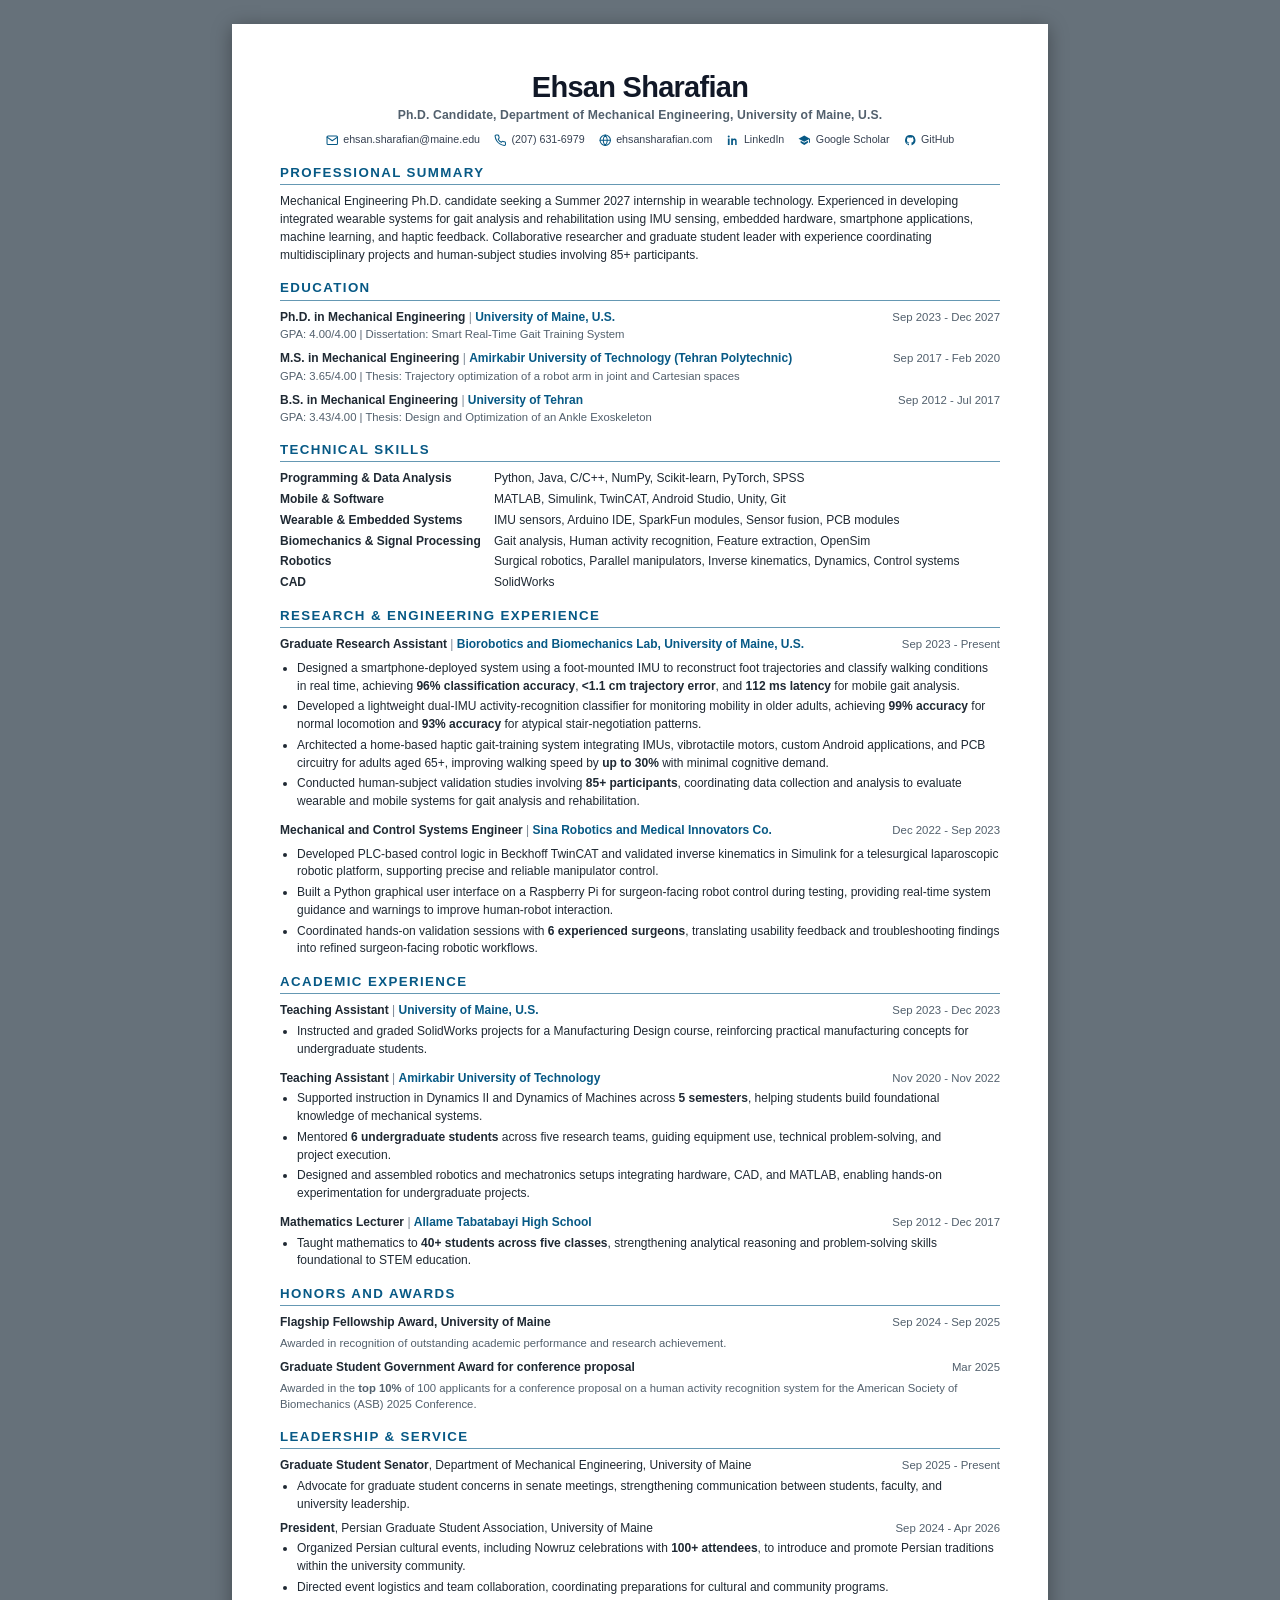
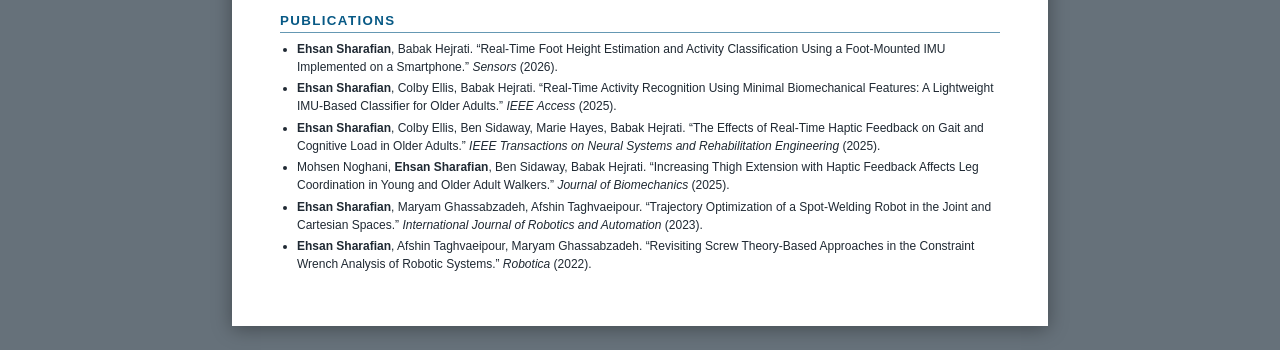
<file: system/index.html>
<!doctype html>
<html lang="en">
<head>
  <meta charset="utf-8">
  <meta name="viewport" content="width=device-width, initial-scale=1">
  <meta name="generator" content="Ehsan's YAML resume renderer">
  <title>Ehsan Sharafian - Resume</title>
  <style>
:root {
  --ink: #1f2933;
  --muted: #52606d;
  --accent: #075985;
  --accent-soft: #7aa7be;
  --paper: #ffffff;
  --canvas: #66717a;
}

* {
  box-sizing: border-box;
}

html,
body {
  margin: 0;
  padding: 0;
}

body {
  background: var(--canvas);
  color: var(--ink);
  font-family: Aptos, "Segoe UI", Arial, sans-serif;
  font-size: 12px;
  line-height: 1.48;
  padding: 24px 0;
  -webkit-font-smoothing: antialiased;
}

.resume {
  background: var(--paper);
  box-shadow: 0 3px 18px rgb(0 0 0 / 35%);
  margin: 0 auto;
  padding: 0.5in;
  width: 8.5in;
}

.resume-header {
  text-align: center;
  margin-bottom: 16px;
}

h1 {
  color: #111827;
  font-size: 29px;
  font-weight: 750;
  letter-spacing: -0.025em;
  line-height: 1.08;
  margin: 0;
}

.professional-title {
  color: var(--muted);
  font-size: 12.2px;
  font-weight: 550;
  letter-spacing: 0.01em;
  line-height: 1.3;
  margin: 5px 0 0;
}

.contact-grid {
  align-items: center;
  display: flex;
  flex-wrap: nowrap;
  gap: 14px;
  justify-content: center;
  margin-top: 8px;
  white-space: nowrap;
}

.contact-item {
  align-items: center;
  color: #364152;
  display: inline-flex;
  font-size: 10.7px;
  gap: 5px;
  text-decoration: none;
}

.contact-icon {
  color: var(--accent);
  display: inline-flex;
  flex: 0 0 auto;
  height: 12.5px;
  width: 12.5px;
}

.contact-icon svg {
  fill: none;
  height: 100%;
  stroke: currentColor;
  stroke-linecap: round;
  stroke-linejoin: round;
  stroke-width: 2;
  width: 100%;
}

.contact-icon svg.filled {
  fill: currentColor;
  stroke: none;
}

section {
  margin-bottom: 15px;
}

section:last-child {
  margin-bottom: 0;
}

h2 {
  border-bottom: 1.6px solid color-mix(in srgb, var(--accent) 62%, transparent);
  break-after: avoid;
  color: var(--accent);
  font-size: 13.3px;
  font-weight: 750;
  letter-spacing: 0.105em;
  line-height: 1.3;
  margin: 0 0 8px;
  padding-bottom: 3px;
  text-transform: uppercase;
}

p {
  margin: 0;
}

.summary {
  text-wrap: pretty;
}

.entry {
  break-inside: avoid;
  margin-bottom: 7px;
}

.entry:last-child {
  margin-bottom: 0;
}

.entry-heading,
.dated-row {
  align-items: baseline;
  display: grid;
  gap: 15px;
  grid-template-columns: minmax(0, 1fr) 134px;
}

.organization {
  color: var(--accent);
  font-weight: 550;
}

.separator {
  color: #7b8794;
}

.date {
  color: var(--muted);
  font-size: 11.4px;
  text-align: right;
  white-space: nowrap;
}

.supporting,
.location {
  color: var(--muted);
  font-size: 11.3px;
}

.skills-section {
  break-inside: avoid;
}

.skill-row {
  display: grid;
  gap: 8px;
  grid-template-columns: 206px minmax(0, 1fr);
  margin-bottom: 3px;
}

.skill-row:last-child {
  margin-bottom: 0;
}

.experience-entry {
  break-inside: avoid;
  margin-bottom: 11px;
}

.experience-entry:first-of-type {
  break-inside: auto;
}

.experience-entry:last-child {
  margin-bottom: 0;
}

.research-section .experience-entry > ul {
  margin-top: 6px;
}

.academic-section {
  break-before: page;
  page-break-before: always;
}

ul {
  margin: 3px 0 0;
  padding-left: 17px;
}

li {
  margin-bottom: 3px;
  text-wrap: pretty;
}

li:last-child {
  margin-bottom: 0;
}

.dated-row {
  margin-bottom: 3px;
}

.dated-row:last-child {
  margin-bottom: 0;
}

.honor-entry {
  break-inside: avoid;
  margin-bottom: 7px;
}

.honor-entry:last-child {
  margin-bottom: 0;
}

.publication-summary {
  color: var(--muted);
  font-size: 11.4px;
  margin-bottom: 5px;
}

.publications-section li {
  margin-bottom: 4px;
}

a:hover {
  text-decoration: underline;
}

@page {
  margin: 0.5in;
  size: letter;
}

@media print {
  :root {
    --ink: #0b0f14;
    --muted: #27313a;
    --accent: #004f73;
    --canvas: #ffffff;
  }

  html,
  body {
    background: #ffffff;
    color: var(--ink);
    margin: 0;
    padding: 0;
    print-color-adjust: exact;
    -webkit-print-color-adjust: exact;
  }

  h1 {
    color: #000000;
  }

  .contact-item {
    color: #1f2933;
  }

  .separator {
    color: #374151;
  }

  .resume {
    box-shadow: none;
    margin: 0;
    padding: 0;
    width: auto;
  }

  a {
    color: inherit;
  }
}

.leadership-entry {
  break-inside: avoid;
  margin-bottom: 6px;
}

.leadership-entry:last-child {
  margin-bottom: 0;
}

.leadership-entry ul {
  margin-top: 2px;
}

  </style>
</head>
<body>

  <main class="resume">
    <header class="resume-header">
      <h1>Ehsan Sharafian</h1>
      <p class="professional-title">Ph.D. Candidate, Department of Mechanical Engineering, University of Maine, U.S.</p>
      <div class="contact-grid">
          <a class="contact-item" href="mailto:ehsan.sharafian@maine.edu" target="_blank" rel="noopener noreferrer">
            <span class="contact-icon">      <svg viewBox="0 0 24 24" aria-hidden="true"><rect x="2" y="4" width="20" height="16" rx="2"></rect><path d="M2 6l10 7 10-7"></path></svg>
</span>
            <span>ehsan.sharafian@maine.edu</span>
          </a>
          <a class="contact-item" href="tel:+12076316979" target="_blank" rel="noopener noreferrer">
            <span class="contact-icon">      <svg viewBox="0 0 24 24" aria-hidden="true"><path d="M22 16.92v3a2 2 0 0 1-2.18 2 19.79 19.79 0 0 1-8.63-3.07 19.5 19.5 0 0 1-6-6 19.79 19.79 0 0 1-3.07-8.67A2 2 0 0 1 4.11 2h3a2 2 0 0 1 2 1.72c.13.96.36 1.9.68 2.81a2 2 0 0 1-.45 2.11L8.09 9.91a16 16 0 0 0 6 6l1.27-1.27a2 2 0 0 1 2.11-.45c.91.32 1.85.55 2.81.68A2 2 0 0 1 22 16.92z"></path></svg>
</span>
            <span>(207) 631-6979</span>
          </a>
          <a class="contact-item" href="https://ehsansharafian.com" target="_blank" rel="noopener noreferrer">
            <span class="contact-icon">      <svg viewBox="0 0 24 24" aria-hidden="true"><circle cx="12" cy="12" r="10"></circle><path d="M2 12h20M12 2a15.3 15.3 0 0 1 4 10 15.3 15.3 0 0 1-4 10 15.3 15.3 0 0 1-4-10 15.3 15.3 0 0 1 4-10z"></path></svg>
</span>
            <span>ehsansharafian.com</span>
          </a>
          <a class="contact-item" href="https://linkedin.com/in/ehsan-sharafian-m" target="_blank" rel="noopener noreferrer">
            <span class="contact-icon">      <svg viewBox="0 0 24 24" aria-hidden="true" class="filled"><path d="M6.94 8.5H3.56V21h3.38V8.5zM5.25 3a1.96 1.96 0 1 0 0 3.92 1.96 1.96 0 0 0 0-3.92zM21 21h-3.37v-6.06c0-1.45-.03-3.31-2.02-3.31-2.02 0-2.33 1.58-2.33 3.2V21H9.9V8.5h3.24v1.71h.05c.45-.85 1.56-1.75 3.21-1.75 3.43 0 4.06 2.26 4.06 5.2V21z"></path></svg>
</span>
            <span>LinkedIn</span>
          </a>
          <a class="contact-item" href="https://scholar.google.com/citations?user=IF_W5kkAAAAJ&hl=en&oi=ao" target="_blank" rel="noopener noreferrer">
            <span class="contact-icon">      <svg viewBox="0 0 24 24" aria-hidden="true" class="filled"><path d="M12 3 1 9l11 6 9-4.91V17h2V9L12 3z"></path><path d="M5 13.18v3.64L12 21l7-4.18v-3.64L12 17l-7-3.82z"></path></svg>
</span>
            <span>Google Scholar</span>
          </a>
          <a class="contact-item" href="https://github.com/ehsansharafianm" target="_blank" rel="noopener noreferrer">
            <span class="contact-icon">      <svg viewBox="0 0 24 24" aria-hidden="true" class="filled"><path d="M12 2a10 10 0 0 0-3.16 19.49c.5.09.68-.22.68-.48v-1.7c-2.78.6-3.37-1.34-3.37-1.34-.46-1.16-1.11-1.47-1.11-1.47-.91-.62.07-.61.07-.61 1 .07 1.53 1.03 1.53 1.03.89 1.52 2.34 1.08 2.91.83.09-.65.35-1.09.63-1.34-2.22-.25-4.56-1.11-4.56-4.95 0-1.09.39-1.99 1.03-2.69-.1-.25-.45-1.27.1-2.64 0 0 .84-.27 2.75 1.03a9.5 9.5 0 0 1 5 0c1.9-1.3 2.75-1.03 2.75-1.03.55 1.37.2 2.39.1 2.64.64.7 1.03 1.6 1.03 2.69 0 3.85-2.34 4.7-4.57 4.94.36.31.68.92.68 1.85v2.74c0 .27.18.58.69.48A10 10 0 0 0 12 2z"></path></svg>
</span>
            <span>GitHub</span>
          </a>
      </div>
    </header>

    <section>
      <h2>Professional Summary</h2>
      <p class="summary">Mechanical Engineering Ph.D. candidate seeking a Summer 2027 internship in wearable technology. Experienced in developing integrated wearable systems for gait analysis and rehabilitation using IMU sensing, embedded hardware, smartphone applications, machine learning, and haptic feedback. Collaborative researcher and graduate student leader with experience coordinating multidisciplinary projects and human-subject studies involving 85+ participants.</p>
    </section>

    <section>
      <h2>Education</h2>
        <article class="entry compact-entry">
          <div class="entry-heading">
            <div><strong>Ph.D. in Mechanical Engineering</strong><span class="separator"> | </span><span class="organization">University of Maine, U.S.</span></div>
            <div class="date">Sep 2023 - Dec 2027</div>
          </div>
<div class="supporting">GPA: 4.00/4.00 | Dissertation: Smart Real-Time Gait Training System</div>        </article>
        <article class="entry compact-entry">
          <div class="entry-heading">
            <div><strong>M.S. in Mechanical Engineering</strong><span class="separator"> | </span><span class="organization">Amirkabir University of Technology (Tehran Polytechnic)</span></div>
            <div class="date">Sep 2017 - Feb 2020</div>
          </div>
<div class="supporting">GPA: 3.65/4.00 | Thesis: Trajectory optimization of a robot arm in joint and Cartesian spaces</div>        </article>
        <article class="entry compact-entry">
          <div class="entry-heading">
            <div><strong>B.S. in Mechanical Engineering</strong><span class="separator"> | </span><span class="organization">University of Tehran</span></div>
            <div class="date">Sep 2012 - Jul 2017</div>
          </div>
<div class="supporting">GPA: 3.43/4.00 | Thesis: Design and Optimization of an Ankle Exoskeleton</div>
        </article>
    </section>

    <section class="skills-section">
      <h2>Technical Skills</h2>
        <div class="skill-row">
          <strong>Programming & Data Analysis</strong>
          <span>Python, Java, C/C++, NumPy, Scikit-learn, PyTorch, SPSS</span>
        </div>
        <div class="skill-row">
          <strong>Mobile & Software</strong>
          <span>MATLAB, Simulink, TwinCAT, Android Studio, Unity, Git</span>
        </div>
        <div class="skill-row">
          <strong>Wearable & Embedded Systems</strong>
          <span>IMU sensors, Arduino IDE, SparkFun modules, Sensor fusion, PCB modules</span>
        </div>
        <div class="skill-row">
          <strong>Biomechanics & Signal Processing</strong>
          <span>Gait analysis, Human activity recognition, Feature extraction, OpenSim</span>
        </div>
        <div class="skill-row">
          <strong>Robotics</strong>
          <span>Surgical robotics, Parallel manipulators, Inverse kinematics, Dynamics, Control systems</span>
        </div>
        <div class="skill-row">
          <strong>CAD</strong>
          <span>SolidWorks</span>
        </div>
    </section>

    <section class="research-section">
      <h2>Research &amp; Engineering Experience</h2>
        <article class="experience-entry">
          <div class="entry-heading">
            <div><strong>Graduate Research Assistant</strong><span class="separator"> | </span><span class="organization">Biorobotics and Biomechanics Lab, University of Maine, U.S.</span></div>
            <div class="date">Sep 2023 - Present</div>
          </div>
          <ul>
              <li>Designed a smartphone-deployed system using a foot-mounted IMU to reconstruct foot trajectories and classify walking conditions in real time, achieving <strong>96% classification accuracy</strong>, <strong>&lt;1.1 cm trajectory error</strong>, and <strong>112 ms latency</strong> for mobile gait analysis.</li>
              <li>Developed a lightweight dual-IMU activity-recognition classifier for monitoring mobility in older adults, achieving <strong>99% accuracy</strong> for normal locomotion and <strong>93% accuracy</strong> for atypical stair-negotiation patterns.</li>
              <li>Architected a home-based haptic gait-training system integrating IMUs, vibrotactile motors, custom Android applications, and PCB circuitry for adults aged 65+, improving walking speed by <strong>up to 30%</strong> with minimal cognitive demand.</li>
              <li>Conducted human-subject validation studies involving <strong>85+ participants</strong>, coordinating data collection and analysis to evaluate wearable and mobile systems for gait analysis and rehabilitation.</li>
          </ul>
        </article>
        <article class="experience-entry">
          <div class="entry-heading">
            <div><strong>Mechanical and Control Systems Engineer</strong><span class="separator"> | </span><span class="organization">Sina Robotics and Medical Innovators Co.</span></div>
            <div class="date">Dec 2022 - Sep 2023</div>
          </div>
          <ul>
              <li>Developed PLC-based control logic in Beckhoff TwinCAT and validated inverse kinematics in Simulink for a telesurgical laparoscopic robotic platform, supporting precise and reliable manipulator control.</li>
              <li>Built a Python graphical user interface on a Raspberry Pi for surgeon-facing robot control during testing, providing real-time system guidance and warnings to improve human-robot interaction.</li>
              <li>Coordinated hands-on validation sessions with <strong>6 experienced surgeons</strong>, translating usability feedback and troubleshooting findings into refined surgeon-facing robotic workflows.</li>
          </ul>
        </article>
    </section>

    <section class="academic-section">
      <h2>Academic Experience</h2>
        <article class="experience-entry">
          <div class="entry-heading">
            <div><strong>Teaching Assistant</strong><span class="separator"> | </span><span class="organization">University of Maine, U.S.</span></div>
            <div class="date">Sep 2023 - Dec 2023</div>
          </div>
          <ul>
              <li>Instructed and graded SolidWorks projects for a Manufacturing Design course, reinforcing practical manufacturing concepts for undergraduate students.</li>
          </ul>
        </article>
        <article class="experience-entry">
          <div class="entry-heading">
            <div><strong>Teaching Assistant</strong><span class="separator"> | </span><span class="organization">Amirkabir University of Technology</span></div>
            <div class="date">Nov 2020 - Nov 2022</div>
          </div>
          <ul>
              <li>Supported instruction in Dynamics II and Dynamics of Machines across <strong>5 semesters</strong>, helping students build foundational knowledge of mechanical systems.</li>
              <li>Mentored <strong>6 undergraduate students</strong> across five research teams, guiding equipment use, technical problem-solving, and project execution.</li>
              <li>Designed and assembled robotics and mechatronics setups integrating hardware, CAD, and MATLAB, enabling hands-on experimentation for undergraduate projects.</li>
          </ul>
        </article>
        <article class="experience-entry">
          <div class="entry-heading">
            <div><strong>Mathematics Lecturer</strong><span class="separator"> | </span><span class="organization">Allame Tabatabayi High School</span></div>
            <div class="date">Sep 2012 - Dec 2017</div>
          </div>
          <ul>
              <li>Taught mathematics to <strong>40+ students across five classes</strong>, strengthening analytical reasoning and problem-solving skills foundational to STEM education.</li>
          </ul>
        </article>
    </section>

    <section>
      <h2>Honors and Awards</h2>
        <div class="honor-entry">
          <div class="dated-row">
            <span><strong>Flagship Fellowship Award, University of Maine</strong></span>
            <span class="date">Sep 2024 - Sep 2025</span>
          </div>
          <div class="supporting">Awarded in recognition of outstanding academic performance and research achievement.</div>
        </div>
        <div class="honor-entry">
          <div class="dated-row">
            <span><strong>Graduate Student Government Award for conference proposal</strong></span>
            <span class="date">Mar 2025</span>
          </div>
          <div class="supporting">Awarded in the <strong>top 10%</strong> of 100 applicants for a conference proposal on a human activity recognition system for the American Society of Biomechanics (ASB) 2025 Conference.</div>
        </div>
    </section>

    <section>
      <h2>Leadership &amp; Service</h2>

        <div class="leadership-entry">
          <div class="dated-row">
            <span>
              <strong>Graduate Student Senator</strong>, Department of Mechanical Engineering, University of Maine
            </span>
            <span class="date">Sep 2025 - Present</span>
          </div>

            <ul>
                <li>Advocate for graduate student concerns in senate meetings, strengthening communication between students, faculty, and university leadership.</li>
            </ul>
        </div>
        <div class="leadership-entry">
          <div class="dated-row">
            <span>
              <strong>President</strong>, Persian Graduate Student Association, University of Maine
            </span>
            <span class="date">Sep 2024 - Apr 2026</span>
          </div>

            <ul>
                <li>Organized Persian cultural events, including Nowruz celebrations with <strong>100+ attendees</strong>, to introduce and promote Persian traditions within the university community.</li>
                <li>Directed event logistics and team collaboration, coordinating preparations for cultural and community programs.</li>
            </ul>
        </div>
    </section>

    <section class="publications-section">
      <h2>Publications</h2>
      <ul>
          <li><strong>Ehsan Sharafian</strong>, Babak Hejrati. &ldquo;Real-Time Foot Height Estimation and Activity Classification Using a Foot-Mounted IMU Implemented on a Smartphone.&rdquo; <em>Sensors</em> (2026).</li>
          <li><strong>Ehsan Sharafian</strong>, Colby Ellis, Babak Hejrati. &ldquo;Real-Time Activity Recognition Using Minimal Biomechanical Features: A Lightweight IMU-Based Classifier for Older Adults.&rdquo; <em>IEEE Access</em> (2025).</li>
          <li><strong>Ehsan Sharafian</strong>, Colby Ellis, Ben Sidaway, Marie Hayes, Babak Hejrati. &ldquo;The Effects of Real-Time Haptic Feedback on Gait and Cognitive Load in Older Adults.&rdquo; <em>IEEE Transactions on Neural Systems and Rehabilitation Engineering</em> (2025).</li>
          <li>Mohsen Noghani, <strong>Ehsan Sharafian</strong>, Ben Sidaway, Babak Hejrati. &ldquo;Increasing Thigh Extension with Haptic Feedback Affects Leg Coordination in Young and Older Adult Walkers.&rdquo; <em>Journal of Biomechanics</em> (2025).</li>
          <li><strong>Ehsan Sharafian</strong>, Maryam Ghassabzadeh, Afshin Taghvaeipour. &ldquo;Trajectory Optimization of a Spot-Welding Robot in the Joint and Cartesian Spaces.&rdquo; <em>International Journal of Robotics and Automation</em> (2023).</li>
          <li><strong>Ehsan Sharafian</strong>, Afshin Taghvaeipour, Maryam Ghassabzadeh. &ldquo;Revisiting Screw Theory-Based Approaches in the Constraint Wrench Analysis of Robotic Systems.&rdquo; <em>Robotica</em> (2022).</li>
      </ul>
    </section>
  </main>
</body>
</html>
</file>
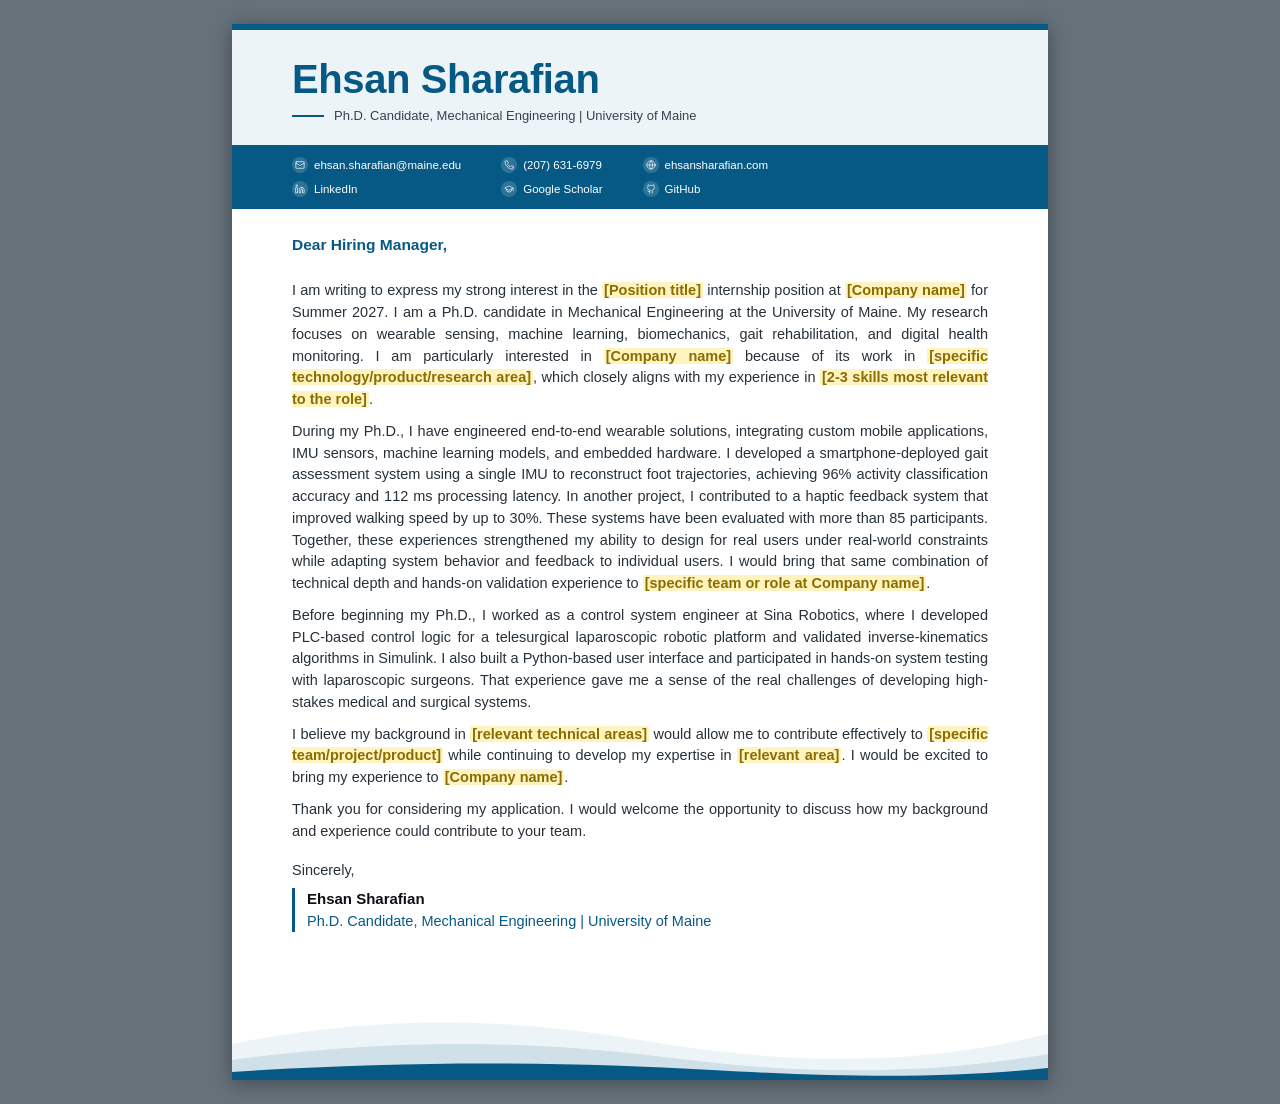
<file: cover-letter/system/index.html>
<!DOCTYPE html>
<html lang="en">
<head>
<meta charset="utf-8">
<meta name="viewport" content="width=device-width, initial-scale=1">
<meta name="generator" content="Ehsan's YAML cover-letter renderer">
<title>Ehsan Sharafian - Cover Letter</title>
<style>
@page { size: 8.5in 11in; margin: 0; }
* { box-sizing: border-box; }
html, body { margin: 0; padding: 0; background: #ffffff; }
body { -webkit-print-color-adjust: exact; print-color-adjust: exact; }
a { color: inherit; text-decoration: none; }

.page {
  width: 8.5in; height: 11in; overflow: hidden; position: relative;
  display: flex; flex-direction: column;
  background: #ffffff; color: #27313a;
  font-family: "Segoe UI", "Selawik", "Helvetica Neue", Arial, sans-serif;
}

/* Letterhead */
.letterhead { position: relative; background: #edf4f7; padding: 34px 60px 22px; }
.letterhead::before { content: ""; position: absolute; left: 0; top: 0; width: 100%; height: 6px; background: #075985; }
.name { font-size: 40px; font-weight: 700; color: #075985; line-height: 1.05; letter-spacing: -0.01em; }
.title { margin-top: 8px; display: flex; align-items: center; gap: 10px; font-size: 13px; color: #374151; }
.title::before { content: ""; width: 32px; height: 2px; background: #075985; flex: 0 0 auto; }

/* Contact bar */
.contact-bar { background: #075985; color: #ffffff; padding: 12px 60px; display: grid; grid-template-columns: repeat(3, max-content); justify-content: start; column-gap: 40px; row-gap: 8px; font-size: 11.5px; }
.contact-bar a { color: #ffffff; display: flex; align-items: center; gap: 6px; }
.contact-bar .icon { width: 16px; height: 16px; border-radius: 50%; background: rgba(255,255,255,0.16); display: flex; align-items: center; justify-content: center; flex: 0 0 auto; }
.contact-bar svg { width: 10px; height: 10px; fill: none; stroke: currentColor; stroke-width: 1.6; stroke-linecap: round; stroke-linejoin: round; }

/* Letter */
.letter { flex: 1; padding: 24px 60px 0; display: flex; flex-direction: column; font-size: 14.5px; line-height: 1.5; }
.greeting { font-weight: 600; color: #075985; font-size: 15.5px; }
.body { margin-top: 24px; display: flex; flex-direction: column; gap: 10px; text-align: justify; text-wrap: pretty; }
.body p { margin: 0; }
.closing { margin-top: 18px; }
.signature { margin-top: 6px; border-left: 3px solid #075985; padding-left: 12px; display: flex; flex-direction: column; gap: 0; }
.signature-name { font-weight: 600; color: #0b0f14; font-size: 15px; }
.signature-title { color: #075985; }

/* Unfilled [placeholders] are highlighted so a draft is never submitted
   with them still in it. Once replaced in the YAML, they disappear. */
.placeholder { background: #fff3bf; color: #8a6d00; border-radius: 2px; padding: 0 2px; font-weight: 600; }

/* Footer wave */
.wave { display: block; flex: none; width: 100%; height: 70px; }

/* On-screen preview only: show the sheet on a canvas with a drop shadow.
   Printing/PDF is unaffected (stays edge-to-edge white). */
@media screen {
  body { background: #66717a; padding: 24px 0; }
  .page { margin: 0 auto; box-shadow: 0 3px 18px rgb(0 0 0 / 35%); }
}

</style>
</head>
<body>

<div class="page">

  <header class="letterhead">
    <div class="name">Ehsan Sharafian</div>
<div class="title">Ph.D. Candidate, Mechanical Engineering | University of Maine</div>  </header>

  <nav class="contact-bar">
    <a href="mailto:ehsan.sharafian@maine.edu"><span class="icon">    <svg viewBox="0 0 24 24"><rect x="2" y="4" width="20" height="16" rx="2"/><path d="m22 7-8.97 5.7a1.94 1.94 0 0 1-2.06 0L2 7"/></svg>
</span>ehsan.sharafian@maine.edu</a>
    <a href="tel:+12076316979"><span class="icon">    <svg viewBox="0 0 24 24"><path d="M22 16.92v3a2 2 0 0 1-2.18 2 19.79 19.79 0 0 1-8.63-3.07 19.5 19.5 0 0 1-6-6 19.79 19.79 0 0 1-3.07-8.67A2 2 0 0 1 4.11 2h3a2 2 0 0 1 2 1.72c.13.96.36 1.9.7 2.81a2 2 0 0 1-.45 2.11L8.09 9.91a16 16 0 0 0 6 6l1.27-1.27a2 2 0 0 1 2.11-.45c.91.34 1.85.57 2.81.7A2 2 0 0 1 22 16.92z"/></svg>
</span>(207) 631-6979</a>
    <a href="https://ehsansharafian.com"><span class="icon">    <svg viewBox="0 0 24 24"><circle cx="12" cy="12" r="10"/><path d="M12 2a14.5 14.5 0 0 0 0 20 14.5 14.5 0 0 0 0-20"/><path d="M2 12h20"/></svg>
</span>ehsansharafian.com</a>
    <a href="https://linkedin.com/in/ehsan-sharafian-m"><span class="icon">    <svg viewBox="0 0 24 24"><path d="M16 8a6 6 0 0 1 6 6v7h-4v-7a2 2 0 0 0-2-2 2 2 0 0 0-2 2v7h-4v-7a6 6 0 0 1 6-6z"/><rect width="4" height="12" x="2" y="9"/><circle cx="4" cy="4" r="2"/></svg>
</span>LinkedIn</a>
    <a href="https://scholar.google.com/citations?user=IF_W5kkAAAAJ&hl=en&oi=ao"><span class="icon">    <svg viewBox="0 0 24 24"><path d="M21.42 10.92a1 1 0 0 0-.02-1.84L12.83 5.18a2 2 0 0 0-1.66 0L2.6 9.08a1 1 0 0 0 0 1.83l8.57 3.91a2 2 0 0 0 1.66 0z"/><path d="M22 10v6"/><path d="M6 12.5V16a6 3 0 0 0 12 0v-3.5"/></svg>
</span>Google Scholar</a>
    <a href="https://github.com/ehsansharafianm"><span class="icon">    <svg viewBox="0 0 24 24"><path d="M15 22v-4a4.8 4.8 0 0 0-1-3.5c3 0 6-2 6-5.5.08-1.25-.27-2.48-1-3.5.28-1.15.28-2.35 0-3.5 0 0-1 0-3 1.5-2.64-.5-5.36-.5-8 0C6 2 5 2 5 2c-.3 1.15-.3 2.35 0 3.5A5.403 5.403 0 0 0 4 9c0 3.5 3 5.5 6 5.5-.39.49-.68 1.05-.85 1.65-.17.6-.22 1.23-.15 1.85v4"/><path d="M9 18c-4.51 2-5-2-5-2"/></svg>
</span>GitHub</a>
  </nav>

  <main class="letter">
    <div class="greeting">Dear Hiring Manager,</div>
    <div class="body">
      <p>I am writing to express my strong interest in the <span class="placeholder">[Position title]</span> internship position at <span class="placeholder">[Company name]</span> for Summer 2027. I am a Ph.D. candidate in Mechanical Engineering at the University of Maine. My research focuses on wearable sensing, machine learning, biomechanics, gait rehabilitation, and digital health monitoring. I am particularly interested in <span class="placeholder">[Company name]</span> because of its work in <span class="placeholder">[specific technology/product/research area]</span>, which closely aligns with my experience in <span class="placeholder">[2-3 skills most relevant to the role]</span>.</p>
      <p>During my Ph.D., I have engineered end-to-end wearable solutions, integrating custom mobile applications, IMU sensors, machine learning models, and embedded hardware. I developed a smartphone-deployed gait assessment system using a single IMU to reconstruct foot trajectories, achieving 96% activity classification accuracy and 112 ms processing latency. In another project, I contributed to a haptic feedback system that improved walking speed by up to 30%. These systems have been evaluated with more than 85 participants. Together, these experiences strengthened my ability to design for real users under real-world constraints while adapting system behavior and feedback to individual users. I would bring that same combination of technical depth and hands-on validation experience to <span class="placeholder">[specific team or role at Company name]</span>.</p>
      <p>Before beginning my Ph.D., I worked as a control system engineer at Sina Robotics, where I developed PLC-based control logic for a telesurgical laparoscopic robotic platform and validated inverse-kinematics algorithms in Simulink. I also built a Python-based user interface and participated in hands-on system testing with laparoscopic surgeons. That experience gave me a sense of the real challenges of developing high-stakes medical and surgical systems.</p>
      <p>I believe my background in <span class="placeholder">[relevant technical areas]</span> would allow me to contribute effectively to <span class="placeholder">[specific team/project/product]</span> while continuing to develop my expertise in <span class="placeholder">[relevant area]</span>. I would be excited to bring my experience to <span class="placeholder">[Company name]</span>.</p>
      <p>Thank you for considering my application. I would welcome the opportunity to discuss how my background and experience could contribute to your team.</p>
    </div>
    <div class="closing">Sincerely,</div>
    <div class="signature">
      <div class="signature-name">Ehsan Sharafian</div>
<div class="signature-title">Ph.D. Candidate, Mechanical Engineering | University of Maine</div>    </div>
  </main>

  <svg class="wave" viewBox="0 0 816 70" preserveAspectRatio="none" aria-hidden="true">
    <path d="M0 34 C 136 6, 272 6, 408 30 S 680 58, 816 24 L 816 70 L 0 70 Z" fill="#edf4f7"/>
    <path d="M0 50 C 160 28, 300 30, 440 48 S 700 64, 816 44 L 816 70 L 0 70 Z" fill="#cfe0e8"/>
    <path d="M0 62 C 180 50, 340 52, 480 60 S 720 68, 816 58 L 816 70 L 0 70 Z" fill="#075985"/>
  </svg>

</div>
</body>
</html>
</file>
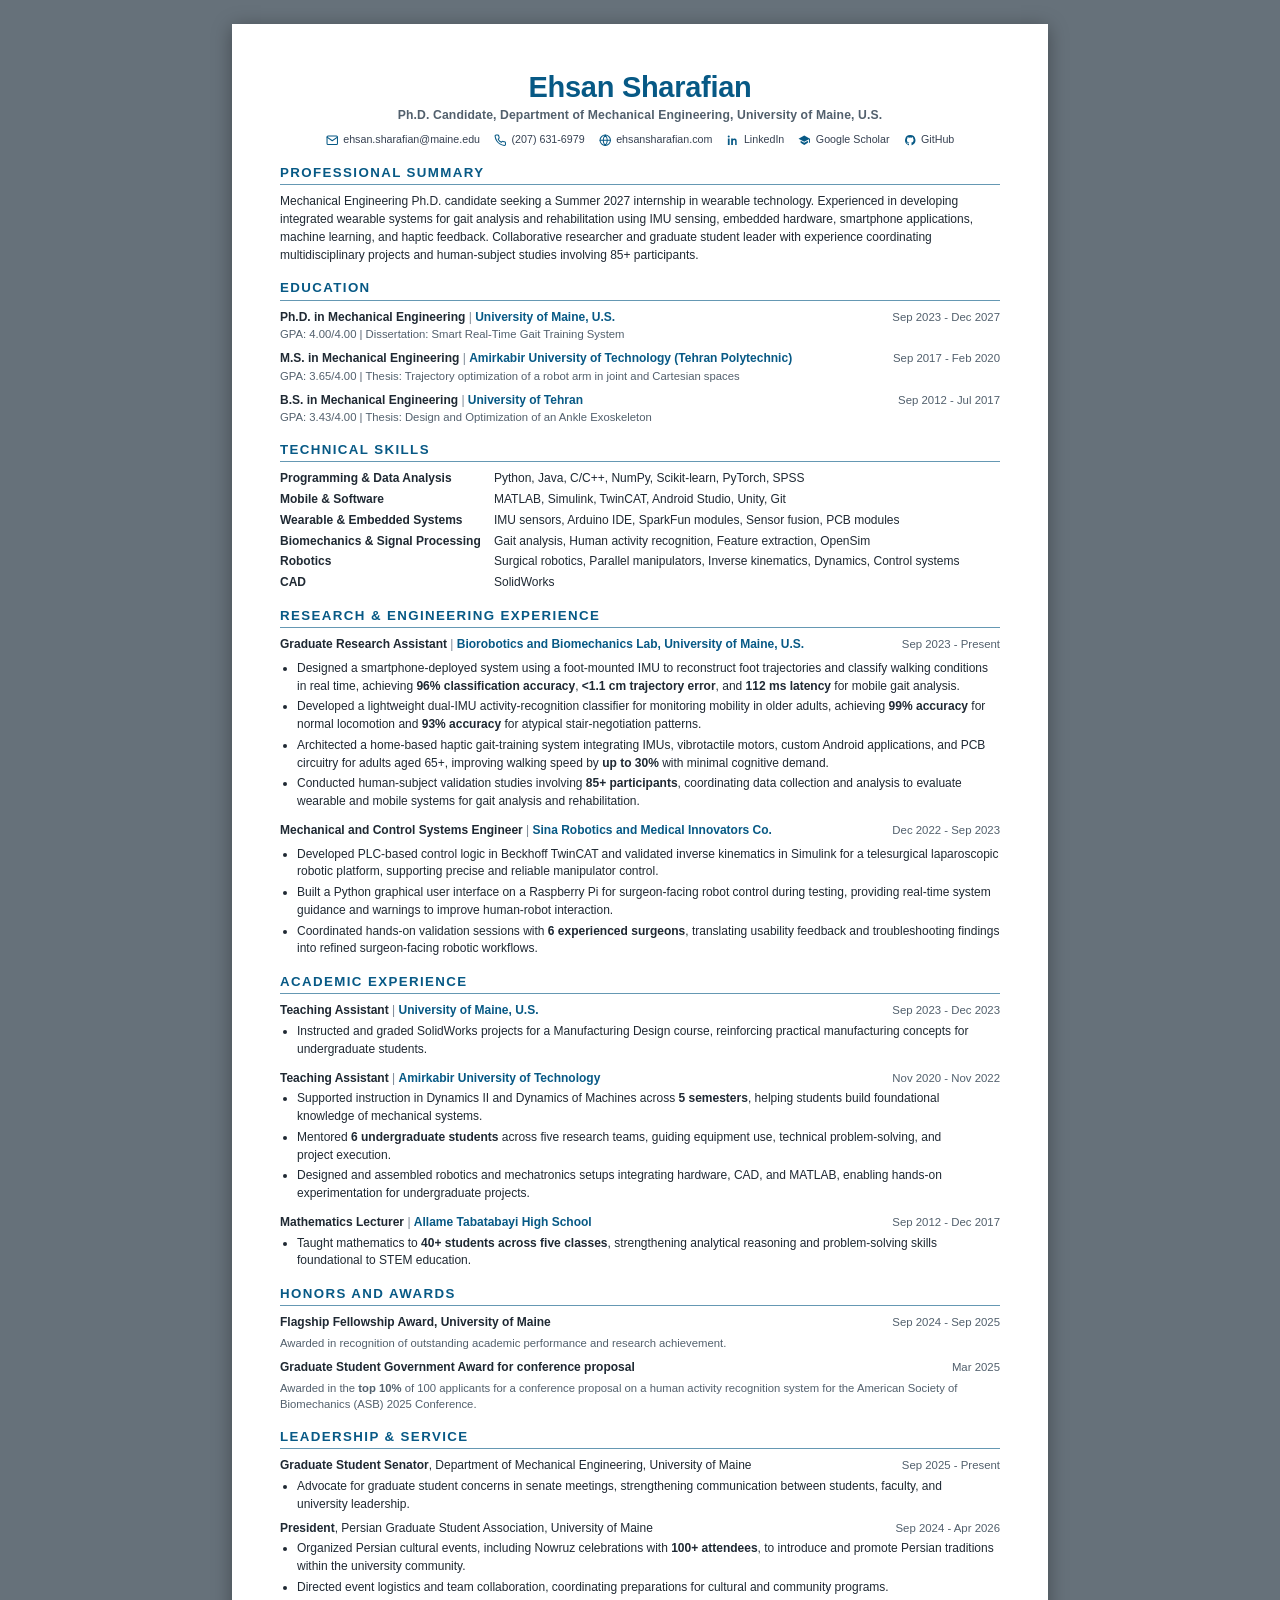
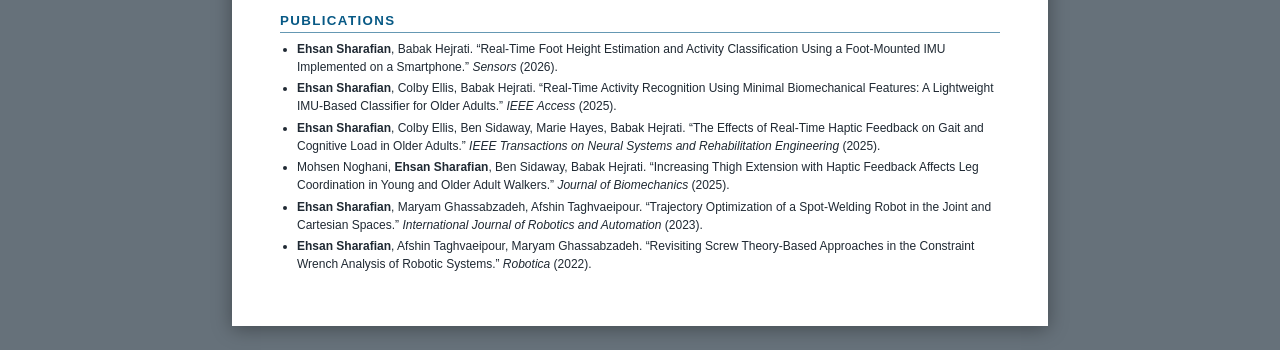
<file: resume/system/index.html>
<!doctype html>
<html lang="en">
<head>
  <meta charset="utf-8">
  <meta name="viewport" content="width=device-width, initial-scale=1">
  <meta name="generator" content="Ehsan's YAML resume renderer">
  <title>Ehsan Sharafian - Resume</title>
  <style>
:root {
  --ink: #1f2933;
  --muted: #52606d;
  --accent: #075985;
  --accent-soft: #7aa7be;
  --paper: #ffffff;
  --canvas: #66717a;
}

* {
  box-sizing: border-box;
}

html,
body {
  margin: 0;
  padding: 0;
}

body {
  background: var(--canvas);
  color: var(--ink);
  font-family: Aptos, "Segoe UI", Arial, sans-serif;
  font-size: 12px;
  line-height: 1.48;
  padding: 24px 0;
  -webkit-font-smoothing: antialiased;
}

.resume {
  background: var(--paper);
  box-shadow: 0 3px 18px rgb(0 0 0 / 35%);
  margin: 0 auto;
  padding: 0.5in;
  width: 8.5in;
}

.resume-header {
  text-align: center;
  margin-bottom: 16px;
}

h1 {
  color: var(--accent);
  font-family: "Segoe UI", "Selawik", "Helvetica Neue", Arial, sans-serif;
  font-size: 29px;
  font-weight: 700;
  letter-spacing: -0.01em;
  line-height: 1.08;
  margin: 0;
}

.professional-title {
  color: var(--muted);
  font-size: 12.2px;
  font-weight: 550;
  letter-spacing: 0.01em;
  line-height: 1.3;
  margin: 5px 0 0;
}

.contact-grid {
  align-items: center;
  display: flex;
  flex-wrap: nowrap;
  gap: 14px;
  justify-content: center;
  margin-top: 8px;
  white-space: nowrap;
}

.contact-item {
  align-items: center;
  color: #364152;
  display: inline-flex;
  font-size: 10.7px;
  gap: 5px;
  text-decoration: none;
}

.contact-icon {
  color: var(--accent);
  display: inline-flex;
  flex: 0 0 auto;
  height: 12.5px;
  width: 12.5px;
}

.contact-icon svg {
  fill: none;
  height: 100%;
  stroke: currentColor;
  stroke-linecap: round;
  stroke-linejoin: round;
  stroke-width: 2;
  width: 100%;
}

.contact-icon svg.filled {
  fill: currentColor;
  stroke: none;
}

section {
  margin-bottom: 15px;
}

section:last-child {
  margin-bottom: 0;
}

h2 {
  border-bottom: 1.6px solid color-mix(in srgb, var(--accent) 62%, transparent);
  break-after: avoid;
  color: var(--accent);
  font-size: 13.3px;
  font-weight: 750;
  letter-spacing: 0.105em;
  line-height: 1.3;
  margin: 0 0 8px;
  padding-bottom: 3px;
  text-transform: uppercase;
}

p {
  margin: 0;
}

.summary {
  text-wrap: pretty;
}

.entry {
  break-inside: avoid;
  margin-bottom: 7px;
}

.entry:last-child {
  margin-bottom: 0;
}

.entry-heading,
.dated-row {
  align-items: baseline;
  display: grid;
  gap: 15px;
  grid-template-columns: minmax(0, 1fr) 134px;
}

.organization {
  color: var(--accent);
  font-weight: 550;
}

.separator {
  color: #7b8794;
}

.date {
  color: var(--muted);
  font-size: 11.4px;
  text-align: right;
  white-space: nowrap;
}

.supporting,
.location {
  color: var(--muted);
  font-size: 11.3px;
}

.skills-section {
  break-inside: avoid;
}

.skill-row {
  display: grid;
  gap: 8px;
  grid-template-columns: 206px minmax(0, 1fr);
  margin-bottom: 3px;
}

.skill-row:last-child {
  margin-bottom: 0;
}

.experience-entry {
  break-inside: avoid;
  margin-bottom: 11px;
}

.experience-entry:first-of-type {
  break-inside: auto;
}

.experience-entry:last-child {
  margin-bottom: 0;
}

.research-section .experience-entry > ul {
  margin-top: 6px;
}

.academic-section {
  break-before: page;
  page-break-before: always;
}

ul {
  margin: 3px 0 0;
  padding-left: 17px;
}

li {
  margin-bottom: 3px;
  text-wrap: pretty;
}

li:last-child {
  margin-bottom: 0;
}

.dated-row {
  margin-bottom: 3px;
}

.dated-row:last-child {
  margin-bottom: 0;
}

.honor-entry {
  break-inside: avoid;
  margin-bottom: 7px;
}

.honor-entry:last-child {
  margin-bottom: 0;
}

.publication-summary {
  color: var(--muted);
  font-size: 11.4px;
  margin-bottom: 5px;
}

.publications-section li {
  margin-bottom: 4px;
}

a:hover {
  text-decoration: underline;
}

@page {
  margin: 0.5in;
  size: letter;
}

@media print {
  :root {
    --ink: #0b0f14;
    --muted: #27313a;
    --accent: #004f73;
    --canvas: #ffffff;
  }

  html,
  body {
    background: #ffffff;
    color: var(--ink);
    margin: 0;
    padding: 0;
    print-color-adjust: exact;
    -webkit-print-color-adjust: exact;
  }

  h1 {
    color: var(--accent);
  }

  .contact-item {
    color: #1f2933;
  }

  .separator {
    color: #374151;
  }

  .resume {
    box-shadow: none;
    margin: 0;
    padding: 0;
    width: auto;
  }

  a {
    color: inherit;
  }
}

.leadership-entry {
  break-inside: avoid;
  margin-bottom: 6px;
}

.leadership-entry:last-child {
  margin-bottom: 0;
}

.leadership-entry ul {
  margin-top: 2px;
}

  </style>
</head>
<body>

  <main class="resume">
    <header class="resume-header">
      <h1>Ehsan Sharafian</h1>
      <p class="professional-title">Ph.D. Candidate, Department of Mechanical Engineering, University of Maine, U.S.</p>
      <div class="contact-grid">
          <a class="contact-item" href="mailto:ehsan.sharafian@maine.edu" target="_blank" rel="noopener noreferrer">
            <span class="contact-icon">      <svg viewBox="0 0 24 24" aria-hidden="true"><rect x="2" y="4" width="20" height="16" rx="2"></rect><path d="M2 6l10 7 10-7"></path></svg>
</span>
            <span>ehsan.sharafian@maine.edu</span>
          </a>
          <a class="contact-item" href="tel:+12076316979" target="_blank" rel="noopener noreferrer">
            <span class="contact-icon">      <svg viewBox="0 0 24 24" aria-hidden="true"><path d="M22 16.92v3a2 2 0 0 1-2.18 2 19.79 19.79 0 0 1-8.63-3.07 19.5 19.5 0 0 1-6-6 19.79 19.79 0 0 1-3.07-8.67A2 2 0 0 1 4.11 2h3a2 2 0 0 1 2 1.72c.13.96.36 1.9.68 2.81a2 2 0 0 1-.45 2.11L8.09 9.91a16 16 0 0 0 6 6l1.27-1.27a2 2 0 0 1 2.11-.45c.91.32 1.85.55 2.81.68A2 2 0 0 1 22 16.92z"></path></svg>
</span>
            <span>(207) 631-6979</span>
          </a>
          <a class="contact-item" href="https://ehsansharafian.com" target="_blank" rel="noopener noreferrer">
            <span class="contact-icon">      <svg viewBox="0 0 24 24" aria-hidden="true"><circle cx="12" cy="12" r="10"></circle><path d="M2 12h20M12 2a15.3 15.3 0 0 1 4 10 15.3 15.3 0 0 1-4 10 15.3 15.3 0 0 1-4-10 15.3 15.3 0 0 1 4-10z"></path></svg>
</span>
            <span>ehsansharafian.com</span>
          </a>
          <a class="contact-item" href="https://linkedin.com/in/ehsan-sharafian-m" target="_blank" rel="noopener noreferrer">
            <span class="contact-icon">      <svg viewBox="0 0 24 24" aria-hidden="true" class="filled"><path d="M6.94 8.5H3.56V21h3.38V8.5zM5.25 3a1.96 1.96 0 1 0 0 3.92 1.96 1.96 0 0 0 0-3.92zM21 21h-3.37v-6.06c0-1.45-.03-3.31-2.02-3.31-2.02 0-2.33 1.58-2.33 3.2V21H9.9V8.5h3.24v1.71h.05c.45-.85 1.56-1.75 3.21-1.75 3.43 0 4.06 2.26 4.06 5.2V21z"></path></svg>
</span>
            <span>LinkedIn</span>
          </a>
          <a class="contact-item" href="https://scholar.google.com/citations?user=IF_W5kkAAAAJ&hl=en&oi=ao" target="_blank" rel="noopener noreferrer">
            <span class="contact-icon">      <svg viewBox="0 0 24 24" aria-hidden="true" class="filled"><path d="M12 3 1 9l11 6 9-4.91V17h2V9L12 3z"></path><path d="M5 13.18v3.64L12 21l7-4.18v-3.64L12 17l-7-3.82z"></path></svg>
</span>
            <span>Google Scholar</span>
          </a>
          <a class="contact-item" href="https://github.com/ehsansharafianm" target="_blank" rel="noopener noreferrer">
            <span class="contact-icon">      <svg viewBox="0 0 24 24" aria-hidden="true" class="filled"><path d="M12 2a10 10 0 0 0-3.16 19.49c.5.09.68-.22.68-.48v-1.7c-2.78.6-3.37-1.34-3.37-1.34-.46-1.16-1.11-1.47-1.11-1.47-.91-.62.07-.61.07-.61 1 .07 1.53 1.03 1.53 1.03.89 1.52 2.34 1.08 2.91.83.09-.65.35-1.09.63-1.34-2.22-.25-4.56-1.11-4.56-4.95 0-1.09.39-1.99 1.03-2.69-.1-.25-.45-1.27.1-2.64 0 0 .84-.27 2.75 1.03a9.5 9.5 0 0 1 5 0c1.9-1.3 2.75-1.03 2.75-1.03.55 1.37.2 2.39.1 2.64.64.7 1.03 1.6 1.03 2.69 0 3.85-2.34 4.7-4.57 4.94.36.31.68.92.68 1.85v2.74c0 .27.18.58.69.48A10 10 0 0 0 12 2z"></path></svg>
</span>
            <span>GitHub</span>
          </a>
      </div>
    </header>

    <section>
      <h2>Professional Summary</h2>
      <p class="summary">Mechanical Engineering Ph.D. candidate seeking a Summer 2027 internship in wearable technology. Experienced in developing integrated wearable systems for gait analysis and rehabilitation using IMU sensing, embedded hardware, smartphone applications, machine learning, and haptic feedback. Collaborative researcher and graduate student leader with experience coordinating multidisciplinary projects and human-subject studies involving 85+ participants.</p>
    </section>

    <section>
      <h2>Education</h2>
        <article class="entry compact-entry">
          <div class="entry-heading">
            <div><strong>Ph.D. in Mechanical Engineering</strong><span class="separator"> | </span><span class="organization">University of Maine, U.S.</span></div>
            <div class="date">Sep 2023 - Dec 2027</div>
          </div>
<div class="supporting">GPA: 4.00/4.00 | Dissertation: Smart Real-Time Gait Training System</div>        </article>
        <article class="entry compact-entry">
          <div class="entry-heading">
            <div><strong>M.S. in Mechanical Engineering</strong><span class="separator"> | </span><span class="organization">Amirkabir University of Technology (Tehran Polytechnic)</span></div>
            <div class="date">Sep 2017 - Feb 2020</div>
          </div>
<div class="supporting">GPA: 3.65/4.00 | Thesis: Trajectory optimization of a robot arm in joint and Cartesian spaces</div>        </article>
        <article class="entry compact-entry">
          <div class="entry-heading">
            <div><strong>B.S. in Mechanical Engineering</strong><span class="separator"> | </span><span class="organization">University of Tehran</span></div>
            <div class="date">Sep 2012 - Jul 2017</div>
          </div>
<div class="supporting">GPA: 3.43/4.00 | Thesis: Design and Optimization of an Ankle Exoskeleton</div>        </article>
    </section>

    <section class="skills-section">
      <h2>Technical Skills</h2>
        <div class="skill-row">
          <strong>Programming & Data Analysis</strong>
          <span>Python, Java, C/C++, NumPy, Scikit-learn, PyTorch, SPSS</span>
        </div>
        <div class="skill-row">
          <strong>Mobile & Software</strong>
          <span>MATLAB, Simulink, TwinCAT, Android Studio, Unity, Git</span>
        </div>
        <div class="skill-row">
          <strong>Wearable & Embedded Systems</strong>
          <span>IMU sensors, Arduino IDE, SparkFun modules, Sensor fusion, PCB modules</span>
        </div>
        <div class="skill-row">
          <strong>Biomechanics & Signal Processing</strong>
          <span>Gait analysis, Human activity recognition, Feature extraction, OpenSim</span>
        </div>
        <div class="skill-row">
          <strong>Robotics</strong>
          <span>Surgical robotics, Parallel manipulators, Inverse kinematics, Dynamics, Control systems</span>
        </div>
        <div class="skill-row">
          <strong>CAD</strong>
          <span>SolidWorks</span>
        </div>
    </section>

    <section class="research-section">
      <h2>Research &amp; Engineering Experience</h2>
        <article class="experience-entry">
          <div class="entry-heading">
            <div><strong>Graduate Research Assistant</strong><span class="separator"> | </span><span class="organization">Biorobotics and Biomechanics Lab, University of Maine, U.S.</span></div>
            <div class="date">Sep 2023 - Present</div>
          </div>
          <ul>
              <li>Designed a smartphone-deployed system using a foot-mounted IMU to reconstruct foot trajectories and classify walking conditions in real time, achieving <strong>96% classification accuracy</strong>, <strong>&lt;1.1 cm trajectory error</strong>, and <strong>112 ms latency</strong> for mobile gait analysis.</li>
              <li>Developed a lightweight dual-IMU activity-recognition classifier for monitoring mobility in older adults, achieving <strong>99% accuracy</strong> for normal locomotion and <strong>93% accuracy</strong> for atypical stair-negotiation patterns.</li>
              <li>Architected a home-based haptic gait-training system integrating IMUs, vibrotactile motors, custom Android applications, and PCB circuitry for adults aged 65+, improving walking speed by <strong>up to 30%</strong> with minimal cognitive demand.</li>
              <li>Conducted human-subject validation studies involving <strong>85+ participants</strong>, coordinating data collection and analysis to evaluate wearable and mobile systems for gait analysis and rehabilitation.</li>
          </ul>
        </article>
        <article class="experience-entry">
          <div class="entry-heading">
            <div><strong>Mechanical and Control Systems Engineer</strong><span class="separator"> | </span><span class="organization">Sina Robotics and Medical Innovators Co.</span></div>
            <div class="date">Dec 2022 - Sep 2023</div>
          </div>
          <ul>
              <li>Developed PLC-based control logic in Beckhoff TwinCAT and validated inverse kinematics in Simulink for a telesurgical laparoscopic robotic platform, supporting precise and reliable manipulator control.</li>
              <li>Built a Python graphical user interface on a Raspberry Pi for surgeon-facing robot control during testing, providing real-time system guidance and warnings to improve human-robot interaction.</li>
              <li>Coordinated hands-on validation sessions with <strong>6 experienced surgeons</strong>, translating usability feedback and troubleshooting findings into refined surgeon-facing robotic workflows.</li>
          </ul>
        </article>
    </section>

    <section class="academic-section">
      <h2>Academic Experience</h2>
        <article class="experience-entry">
          <div class="entry-heading">
            <div><strong>Teaching Assistant</strong><span class="separator"> | </span><span class="organization">University of Maine, U.S.</span></div>
            <div class="date">Sep 2023 - Dec 2023</div>
          </div>
          <ul>
              <li>Instructed and graded SolidWorks projects for a Manufacturing Design course, reinforcing practical manufacturing concepts for undergraduate students.</li>
          </ul>
        </article>
        <article class="experience-entry">
          <div class="entry-heading">
            <div><strong>Teaching Assistant</strong><span class="separator"> | </span><span class="organization">Amirkabir University of Technology</span></div>
            <div class="date">Nov 2020 - Nov 2022</div>
          </div>
          <ul>
              <li>Supported instruction in Dynamics II and Dynamics of Machines across <strong>5 semesters</strong>, helping students build foundational knowledge of mechanical systems.</li>
              <li>Mentored <strong>6 undergraduate students</strong> across five research teams, guiding equipment use, technical problem-solving, and project execution.</li>
              <li>Designed and assembled robotics and mechatronics setups integrating hardware, CAD, and MATLAB, enabling hands-on experimentation for undergraduate projects.</li>
          </ul>
        </article>
        <article class="experience-entry">
          <div class="entry-heading">
            <div><strong>Mathematics Lecturer</strong><span class="separator"> | </span><span class="organization">Allame Tabatabayi High School</span></div>
            <div class="date">Sep 2012 - Dec 2017</div>
          </div>
          <ul>
              <li>Taught mathematics to <strong>40+ students across five classes</strong>, strengthening analytical reasoning and problem-solving skills foundational to STEM education.</li>
          </ul>
        </article>
    </section>

    <section>
      <h2>Honors and Awards</h2>
        <div class="honor-entry">
          <div class="dated-row">
            <span><strong>Flagship Fellowship Award, University of Maine</strong></span>
            <span class="date">Sep 2024 - Sep 2025</span>
          </div>
<div class="supporting">Awarded in recognition of outstanding academic performance and research achievement.</div>        </div>
        <div class="honor-entry">
          <div class="dated-row">
            <span><strong>Graduate Student Government Award for conference proposal</strong></span>
            <span class="date">Mar 2025</span>
          </div>
<div class="supporting">Awarded in the <strong>top 10%</strong> of 100 applicants for a conference proposal on a human activity recognition system for the American Society of Biomechanics (ASB) 2025 Conference.</div>        </div>
    </section>

    <section>
      <h2>Leadership &amp; Service</h2>

        <div class="leadership-entry">
          <div class="dated-row">
            <span>
              <strong>Graduate Student Senator</strong>, Department of Mechanical Engineering, University of Maine
            </span>
            <span class="date">Sep 2025 - Present</span>
          </div>

            <ul>
                <li>Advocate for graduate student concerns in senate meetings, strengthening communication between students, faculty, and university leadership.</li>
            </ul>
        </div>
        <div class="leadership-entry">
          <div class="dated-row">
            <span>
              <strong>President</strong>, Persian Graduate Student Association, University of Maine
            </span>
            <span class="date">Sep 2024 - Apr 2026</span>
          </div>

            <ul>
                <li>Organized Persian cultural events, including Nowruz celebrations with <strong>100+ attendees</strong>, to introduce and promote Persian traditions within the university community.</li>
                <li>Directed event logistics and team collaboration, coordinating preparations for cultural and community programs.</li>
            </ul>
        </div>
    </section>

    <section class="publications-section">
      <h2>Publications</h2>
      <ul>
          <li><strong>Ehsan Sharafian</strong>, Babak Hejrati. &ldquo;Real-Time Foot Height Estimation and Activity Classification Using a Foot-Mounted IMU Implemented on a Smartphone.&rdquo; <em>Sensors</em> (2026).</li>
          <li><strong>Ehsan Sharafian</strong>, Colby Ellis, Babak Hejrati. &ldquo;Real-Time Activity Recognition Using Minimal Biomechanical Features: A Lightweight IMU-Based Classifier for Older Adults.&rdquo; <em>IEEE Access</em> (2025).</li>
          <li><strong>Ehsan Sharafian</strong>, Colby Ellis, Ben Sidaway, Marie Hayes, Babak Hejrati. &ldquo;The Effects of Real-Time Haptic Feedback on Gait and Cognitive Load in Older Adults.&rdquo; <em>IEEE Transactions on Neural Systems and Rehabilitation Engineering</em> (2025).</li>
          <li>Mohsen Noghani, <strong>Ehsan Sharafian</strong>, Ben Sidaway, Babak Hejrati. &ldquo;Increasing Thigh Extension with Haptic Feedback Affects Leg Coordination in Young and Older Adult Walkers.&rdquo; <em>Journal of Biomechanics</em> (2025).</li>
          <li><strong>Ehsan Sharafian</strong>, Maryam Ghassabzadeh, Afshin Taghvaeipour. &ldquo;Trajectory Optimization of a Spot-Welding Robot in the Joint and Cartesian Spaces.&rdquo; <em>International Journal of Robotics and Automation</em> (2023).</li>
          <li><strong>Ehsan Sharafian</strong>, Afshin Taghvaeipour, Maryam Ghassabzadeh. &ldquo;Revisiting Screw Theory-Based Approaches in the Constraint Wrench Analysis of Robotic Systems.&rdquo; <em>Robotica</em> (2022).</li>
      </ul>
    </section>
  </main>
</body>
</html>
</file>
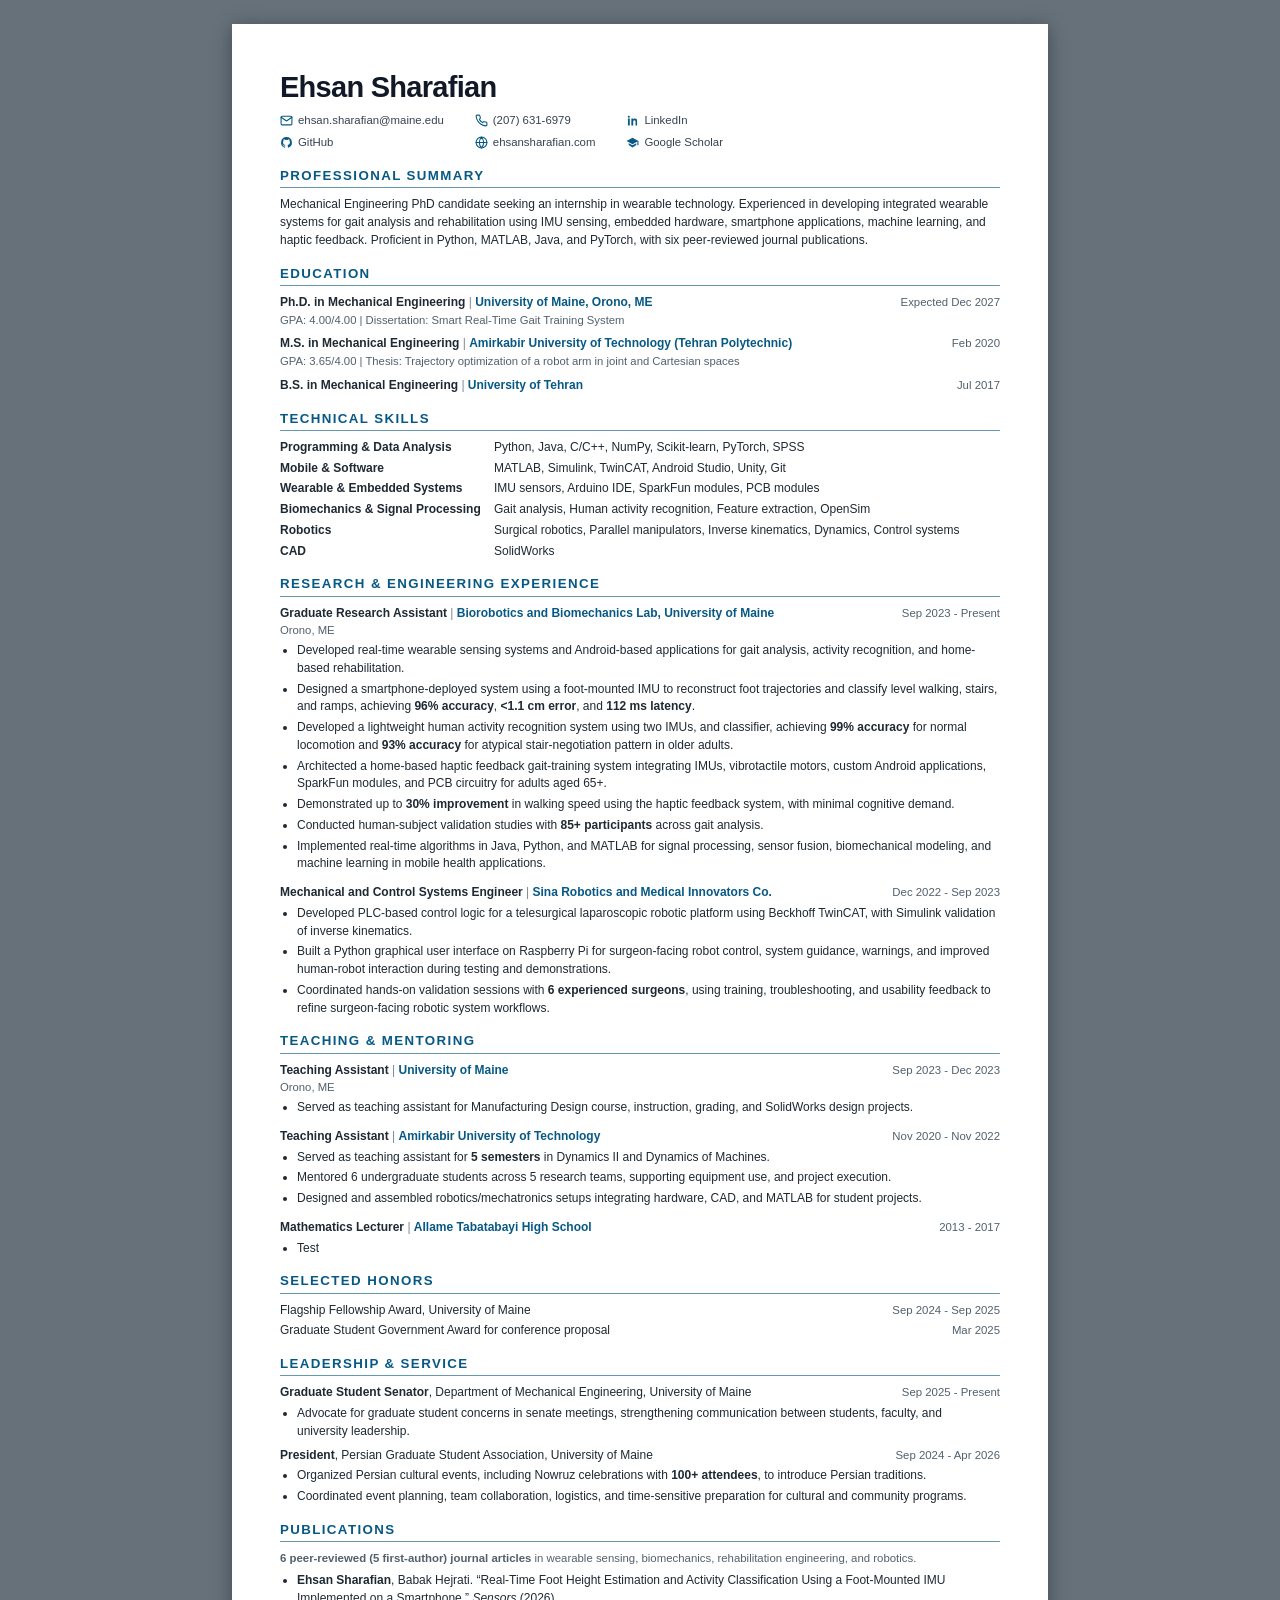
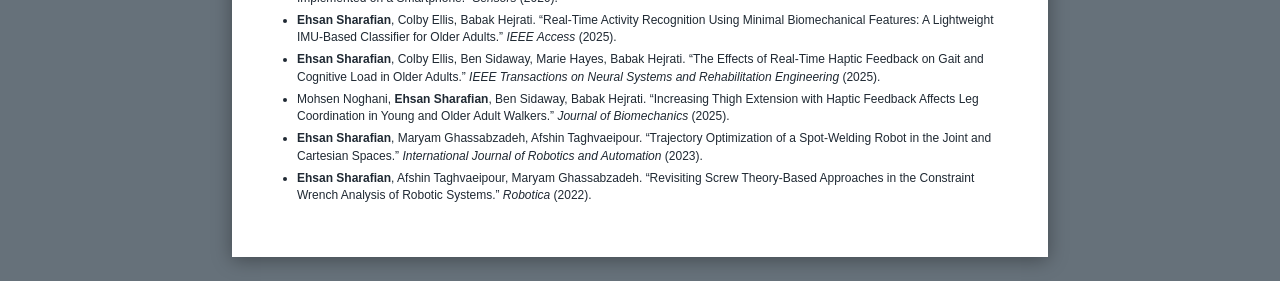
<file: resume/applications/2026/2026-08-16-a-b/index.html>
<!doctype html>
<html lang="en">
<head>
  <meta charset="utf-8">
  <meta name="viewport" content="width=device-width, initial-scale=1">
  <meta name="generator" content="Ehsan's YAML resume renderer">
<meta name="application-company" content="A"><meta name="application-role" content="B">  <title>Ehsan Sharafian - Resume - B</title>
  <style>
:root {
  --ink: #1f2933;
  --muted: #52606d;
  --accent: #075985;
  --accent-soft: #7aa7be;
  --paper: #ffffff;
  --canvas: #66717a;
}

* {
  box-sizing: border-box;
}

html,
body {
  margin: 0;
  padding: 0;
}

body {
  background: var(--canvas);
  color: var(--ink);
  font-family: Aptos, "Segoe UI", Arial, sans-serif;
  font-size: 12px;
  line-height: 1.48;
  padding: 24px 0;
  -webkit-font-smoothing: antialiased;
}

.resume {
  background: var(--paper);
  box-shadow: 0 3px 18px rgb(0 0 0 / 35%);
  margin: 0 auto;
  padding: 0.5in;
  width: 8.5in;
}

.resume-header {
  margin-bottom: 16px;
}

h1 {
  color: #111827;
  font-size: 29px;
  font-weight: 750;
  letter-spacing: -0.025em;
  line-height: 1.08;
  margin: 0;
}

.contact-grid {
  margin-top: 9px;
  display: grid;
  grid-template-columns: repeat(3, max-content);
  column-gap: 31px;
  row-gap: 5px;
}

.contact-item {
  align-items: center;
  color: #364152;
  display: inline-flex;
  font-size: 11.4px;
  gap: 5px;
  text-decoration: none;
}

.contact-icon {
  color: var(--accent);
  display: inline-flex;
  height: 13px;
  width: 13px;
}

.contact-icon svg {
  fill: none;
  height: 100%;
  stroke: currentColor;
  stroke-linecap: round;
  stroke-linejoin: round;
  stroke-width: 2;
  width: 100%;
}

.contact-icon svg.filled {
  fill: currentColor;
  stroke: none;
}

section {
  margin-bottom: 15px;
}

section:last-child {
  margin-bottom: 0;
}

h2 {
  border-bottom: 1.6px solid color-mix(in srgb, var(--accent) 62%, transparent);
  break-after: avoid;
  color: var(--accent);
  font-size: 13.3px;
  font-weight: 750;
  letter-spacing: 0.105em;
  line-height: 1.3;
  margin: 0 0 8px;
  padding-bottom: 3px;
  text-transform: uppercase;
}

p {
  margin: 0;
}

.summary {
  text-wrap: pretty;
}

.entry {
  break-inside: avoid;
  margin-bottom: 7px;
}

.entry:last-child {
  margin-bottom: 0;
}

.entry-heading,
.dated-row {
  align-items: baseline;
  display: grid;
  gap: 15px;
  grid-template-columns: minmax(0, 1fr) 134px;
}

.organization {
  color: var(--accent);
  font-weight: 550;
}

.separator {
  color: #7b8794;
}

.date {
  color: var(--muted);
  font-size: 11.4px;
  text-align: right;
  white-space: nowrap;
}

.supporting,
.location {
  color: var(--muted);
  font-size: 11.3px;
}

.skills-section {
  break-inside: avoid;
}

.skill-row {
  display: grid;
  gap: 8px;
  grid-template-columns: 206px minmax(0, 1fr);
  margin-bottom: 3px;
}

.skill-row:last-child {
  margin-bottom: 0;
}

.experience-entry {
  break-inside: avoid;
  margin-bottom: 11px;
}

.experience-entry:first-of-type {
  break-inside: auto;
}

.experience-entry:last-child {
  margin-bottom: 0;
}

ul {
  margin: 3px 0 0;
  padding-left: 17px;
}

li {
  margin-bottom: 3px;
  text-wrap: pretty;
}

li:last-child {
  margin-bottom: 0;
}

.dated-row {
  margin-bottom: 3px;
}

.dated-row:last-child {
  margin-bottom: 0;
}

.publication-summary {
  color: var(--muted);
  font-size: 11.4px;
  margin-bottom: 5px;
}

.publications-section li {
  margin-bottom: 4px;
}

a:hover {
  text-decoration: underline;
}

@page {
  margin: 0.5in;
  size: letter;
}

@media print {
  :root {
    --ink: #0b0f14;
    --muted: #27313a;
    --accent: #004f73;
    --canvas: #ffffff;
  }

  html,
  body {
    background: #ffffff;
    color: var(--ink);
    margin: 0;
    padding: 0;
    print-color-adjust: exact;
    -webkit-print-color-adjust: exact;
  }

  h1 {
    color: #000000;
  }

  .contact-item {
    color: #1f2933;
  }

  .separator {
    color: #374151;
  }

  .resume {
    box-shadow: none;
    margin: 0;
    padding: 0;
    width: auto;
  }

  a {
    color: inherit;
  }
}

.leadership-entry {
  break-inside: avoid;
  margin-bottom: 6px;
}

.leadership-entry:last-child {
  margin-bottom: 0;
}

.leadership-entry ul {
  margin-top: 2px;
}

  </style>
</head>
<body>

  <main class="resume">
    <header class="resume-header">
      <h1>Ehsan Sharafian</h1>
      <div class="contact-grid">
          <a class="contact-item" href="mailto:ehsan.sharafian@maine.edu" target="_blank" rel="noopener noreferrer">
            <span class="contact-icon">      <svg viewBox="0 0 24 24" aria-hidden="true"><rect x="2" y="4" width="20" height="16" rx="2"></rect><path d="M2 6l10 7 10-7"></path></svg>
</span>
            <span>ehsan.sharafian@maine.edu</span>
          </a>
          <a class="contact-item" href="tel:+12076316979" target="_blank" rel="noopener noreferrer">
            <span class="contact-icon">      <svg viewBox="0 0 24 24" aria-hidden="true"><path d="M22 16.92v3a2 2 0 0 1-2.18 2 19.79 19.79 0 0 1-8.63-3.07 19.5 19.5 0 0 1-6-6 19.79 19.79 0 0 1-3.07-8.67A2 2 0 0 1 4.11 2h3a2 2 0 0 1 2 1.72c.13.96.36 1.9.68 2.81a2 2 0 0 1-.45 2.11L8.09 9.91a16 16 0 0 0 6 6l1.27-1.27a2 2 0 0 1 2.11-.45c.91.32 1.85.55 2.81.68A2 2 0 0 1 22 16.92z"></path></svg>
</span>
            <span>(207) 631-6979</span>
          </a>
          <a class="contact-item" href="https://linkedin.com/in/ehsan-sharafian-m" target="_blank" rel="noopener noreferrer">
            <span class="contact-icon">      <svg viewBox="0 0 24 24" aria-hidden="true" class="filled"><path d="M6.94 8.5H3.56V21h3.38V8.5zM5.25 3a1.96 1.96 0 1 0 0 3.92 1.96 1.96 0 0 0 0-3.92zM21 21h-3.37v-6.06c0-1.45-.03-3.31-2.02-3.31-2.02 0-2.33 1.58-2.33 3.2V21H9.9V8.5h3.24v1.71h.05c.45-.85 1.56-1.75 3.21-1.75 3.43 0 4.06 2.26 4.06 5.2V21z"></path></svg>
</span>
            <span>LinkedIn</span>
          </a>
          <a class="contact-item" href="https://github.com/ehsansharafianm" target="_blank" rel="noopener noreferrer">
            <span class="contact-icon">      <svg viewBox="0 0 24 24" aria-hidden="true" class="filled"><path d="M12 2a10 10 0 0 0-3.16 19.49c.5.09.68-.22.68-.48v-1.7c-2.78.6-3.37-1.34-3.37-1.34-.46-1.16-1.11-1.47-1.11-1.47-.91-.62.07-.61.07-.61 1 .07 1.53 1.03 1.53 1.03.89 1.52 2.34 1.08 2.91.83.09-.65.35-1.09.63-1.34-2.22-.25-4.56-1.11-4.56-4.95 0-1.09.39-1.99 1.03-2.69-.1-.25-.45-1.27.1-2.64 0 0 .84-.27 2.75 1.03a9.5 9.5 0 0 1 5 0c1.9-1.3 2.75-1.03 2.75-1.03.55 1.37.2 2.39.1 2.64.64.7 1.03 1.6 1.03 2.69 0 3.85-2.34 4.7-4.57 4.94.36.31.68.92.68 1.85v2.74c0 .27.18.58.69.48A10 10 0 0 0 12 2z"></path></svg>
</span>
            <span>GitHub</span>
          </a>
          <a class="contact-item" href="https://ehsansharafian.com" target="_blank" rel="noopener noreferrer">
            <span class="contact-icon">      <svg viewBox="0 0 24 24" aria-hidden="true"><circle cx="12" cy="12" r="10"></circle><path d="M2 12h20M12 2a15.3 15.3 0 0 1 4 10 15.3 15.3 0 0 1-4 10 15.3 15.3 0 0 1-4-10 15.3 15.3 0 0 1 4-10z"></path></svg>
</span>
            <span>ehsansharafian.com</span>
          </a>
          <a class="contact-item" href="https://scholar.google.com/citations?user=IF_W5kkAAAAJ&hl=en&oi=ao" target="_blank" rel="noopener noreferrer">
            <span class="contact-icon">      <svg viewBox="0 0 24 24" aria-hidden="true" class="filled"><path d="M12 3 1 9l11 6 9-4.91V17h2V9L12 3z"></path><path d="M5 13.18v3.64L12 21l7-4.18v-3.64L12 17l-7-3.82z"></path></svg>
</span>
            <span>Google Scholar</span>
          </a>
      </div>
    </header>

    <section>
      <h2>Professional Summary</h2>
      <p class="summary">Mechanical Engineering PhD candidate seeking an internship in  wearable technology.
 Experienced in developing integrated wearable systems for gait analysis and rehabilitation using IMU sensing, embedded hardware, smartphone applications, 
 machine learning, and haptic feedback. Proficient in Python, MATLAB, Java, and PyTorch, with six peer-reviewed journal publications.</p>
    </section>

    <section>
      <h2>Education</h2>
        <article class="entry compact-entry">
          <div class="entry-heading">
            <div><strong>Ph.D. in Mechanical Engineering</strong><span class="separator"> | </span><span class="organization">University of Maine, Orono, ME</span></div>
            <div class="date">Expected Dec 2027</div>
          </div>
<div class="supporting">GPA: 4.00/4.00 | Dissertation: Smart Real-Time Gait Training System</div>        </article>
        <article class="entry compact-entry">
          <div class="entry-heading">
            <div><strong>M.S. in Mechanical Engineering</strong><span class="separator"> | </span><span class="organization">Amirkabir University of Technology (Tehran Polytechnic)</span></div>
            <div class="date">Feb 2020</div>
          </div>
<div class="supporting">GPA: 3.65/4.00 | Thesis: Trajectory optimization of a robot arm in joint and Cartesian spaces</div>        </article>
        <article class="entry compact-entry">
          <div class="entry-heading">
            <div><strong>B.S. in Mechanical Engineering</strong><span class="separator"> | </span><span class="organization">University of Tehran</span></div>
            <div class="date">Jul 2017</div>
          </div>
        </article>
    </section>

    <section class="skills-section">
      <h2>Technical Skills</h2>
        <div class="skill-row">
          <strong>Programming & Data Analysis</strong>
          <span>Python, Java, C/C++, NumPy, Scikit-learn, PyTorch, SPSS</span>
        </div>
        <div class="skill-row">
          <strong>Mobile & Software</strong>
          <span>MATLAB, Simulink, TwinCAT, Android Studio, Unity, Git</span>
        </div>
        <div class="skill-row">
          <strong>Wearable & Embedded Systems</strong>
          <span>IMU sensors, Arduino IDE, SparkFun modules, PCB modules</span>
        </div>
        <div class="skill-row">
          <strong>Biomechanics & Signal Processing</strong>
          <span>Gait analysis, Human activity recognition, Feature extraction, OpenSim</span>
        </div>
        <div class="skill-row">
          <strong>Robotics</strong>
          <span>Surgical robotics, Parallel manipulators, Inverse kinematics, Dynamics, Control systems</span>
        </div>
        <div class="skill-row">
          <strong>CAD</strong>
          <span>SolidWorks</span>
        </div>
    </section>

    <section>
      <h2>Research &amp; Engineering Experience</h2>
        <article class="experience-entry">
          <div class="entry-heading">
            <div><strong>Graduate Research Assistant</strong><span class="separator"> | </span><span class="organization">Biorobotics and Biomechanics Lab, University of Maine</span></div>
            <div class="date">Sep 2023 - Present</div>
          </div>
<div class="location">Orono, ME</div>          <ul>
              <li>Developed real-time wearable sensing systems and Android-based applications for gait analysis, activity recognition, and home-based rehabilitation.</li>
              <li>Designed a smartphone-deployed system using a foot-mounted IMU to reconstruct foot trajectories and classify level walking, stairs, and ramps, achieving <strong>96% accuracy</strong>, <strong>&lt;1.1 cm error</strong>, and <strong>112 ms latency</strong>.</li>
              <li>Developed a lightweight human activity recognition system using two IMUs, and classifier, achieving <strong>99% accuracy</strong> for normal locomotion and <strong>93% accuracy</strong> for atypical stair-negotiation pattern in older adults.</li>
              <li>Architected a home-based haptic feedback gait-training system integrating IMUs, vibrotactile motors, custom Android applications, SparkFun modules, and PCB circuitry for adults aged 65+.</li>
              <li>Demonstrated up to <strong>30% improvement</strong> in walking speed using the haptic feedback  system, with minimal cognitive demand.</li>
              <li>Conducted human-subject validation studies with <strong>85+ participants</strong> across gait analysis.</li>
              <li>Implemented real-time algorithms in Java, Python, and MATLAB for signal processing, sensor fusion, biomechanical modeling, and machine learning in mobile health applications.</li>
          </ul>
        </article>
        <article class="experience-entry">
          <div class="entry-heading">
            <div><strong>Mechanical and Control Systems Engineer</strong><span class="separator"> | </span><span class="organization">Sina Robotics and Medical Innovators Co.</span></div>
            <div class="date">Dec 2022 - Sep 2023</div>
          </div>
          <ul>
              <li>Developed PLC-based control logic for a telesurgical laparoscopic robotic platform using Beckhoff TwinCAT, with Simulink validation of inverse kinematics.</li>
              <li>Built a Python graphical user interface on Raspberry Pi for surgeon-facing robot control, system guidance, warnings, and improved human-robot interaction during testing and demonstrations.</li>
              <li>Coordinated hands-on validation sessions with <strong>6 experienced surgeons</strong>, using training, troubleshooting, and usability feedback to refine surgeon-facing robotic system workflows.</li>
          </ul>
        </article>
    </section>

    <section>
      <h2>Teaching &amp; Mentoring</h2>
        <article class="experience-entry">
          <div class="entry-heading">
            <div><strong>Teaching Assistant</strong><span class="separator"> | </span><span class="organization">University of Maine</span></div>
            <div class="date">Sep 2023 - Dec 2023</div>
          </div>
<div class="location">Orono, ME</div>          <ul>
              <li>Served as teaching assistant for Manufacturing Design course, instruction, grading, and SolidWorks design projects.</li>
          </ul>
        </article>
        <article class="experience-entry">
          <div class="entry-heading">
            <div><strong>Teaching Assistant</strong><span class="separator"> | </span><span class="organization">Amirkabir University of Technology</span></div>
            <div class="date">Nov 2020 - Nov 2022</div>
          </div>
          <ul>
              <li>Served as teaching assistant for <strong>5 semesters</strong> in Dynamics II and Dynamics of Machines.</li>
              <li>Mentored 6 undergraduate students across 5 research teams, supporting equipment use, and project execution.</li>
              <li>Designed and assembled robotics/mechatronics setups integrating hardware, CAD, and MATLAB for student projects.</li>
          </ul>
        </article>
        <article class="experience-entry">
          <div class="entry-heading">
            <div><strong>Mathematics Lecturer</strong><span class="separator"> | </span><span class="organization">Allame Tabatabayi High School</span></div>
            <div class="date">2013 - 2017</div>
          </div>
          <ul>
              <li>Test</li>
          </ul>
        </article>
    </section>

    <section>
      <h2>Selected Honors</h2>
        <div class="dated-row">
          <span>Flagship Fellowship Award, University of Maine</span>
          <span class="date">Sep 2024 - Sep 2025</span>
        </div>
        <div class="dated-row">
          <span>Graduate Student Government Award for conference proposal</span>
          <span class="date">Mar 2025</span>
        </div>
    </section>

    <section>
      <h2>Leadership &amp; Service</h2>

        <div class="leadership-entry">
          <div class="dated-row">
            <span>
              <strong>Graduate Student Senator</strong>, Department of Mechanical Engineering, University of Maine
            </span>
            <span class="date">Sep 2025 - Present</span>
          </div>

            <ul>
                <li>Advocate for graduate student concerns in senate meetings, strengthening communication between students, faculty, and university leadership.</li>
            </ul>
        </div>
        <div class="leadership-entry">
          <div class="dated-row">
            <span>
              <strong>President</strong>, Persian Graduate Student Association, University of Maine
            </span>
            <span class="date">Sep 2024 - Apr 2026</span>
          </div>

            <ul>
                <li>Organized Persian cultural events, including Nowruz celebrations with <strong>100+ attendees</strong>, to introduce Persian traditions.</li>
                <li>Coordinated event planning, team collaboration, logistics, and time-sensitive preparation for cultural and community programs.</li>
            </ul>
        </div>
    </section>

    <section class="publications-section">
      <h2>Publications</h2>
      <p class="publication-summary"><strong>6 peer-reviewed (5 first-author) journal articles</strong> in wearable sensing, biomechanics, rehabilitation engineering, and robotics.</p>
      <ul>
          <li><strong>Ehsan Sharafian</strong>, Babak Hejrati. &ldquo;Real-Time Foot Height Estimation and Activity Classification Using a Foot-Mounted IMU Implemented on a Smartphone.&rdquo; <em>Sensors</em> (2026).</li>
          <li><strong>Ehsan Sharafian</strong>, Colby Ellis, Babak Hejrati. &ldquo;Real-Time Activity Recognition Using Minimal Biomechanical Features: A Lightweight IMU-Based Classifier for Older Adults.&rdquo; <em>IEEE Access</em> (2025).</li>
          <li><strong>Ehsan Sharafian</strong>, Colby Ellis, Ben Sidaway, Marie Hayes, Babak Hejrati. &ldquo;The Effects of Real-Time Haptic Feedback on Gait and Cognitive Load in Older Adults.&rdquo; <em>IEEE Transactions on Neural Systems and Rehabilitation Engineering</em> (2025).</li>
          <li>Mohsen Noghani, <strong>Ehsan Sharafian</strong>, Ben Sidaway, Babak Hejrati. &ldquo;Increasing Thigh Extension with Haptic Feedback Affects Leg Coordination in Young and Older Adult Walkers.&rdquo; <em>Journal of Biomechanics</em> (2025).</li>
          <li><strong>Ehsan Sharafian</strong>, Maryam Ghassabzadeh, Afshin Taghvaeipour. &ldquo;Trajectory Optimization of a Spot-Welding Robot in the Joint and Cartesian Spaces.&rdquo; <em>International Journal of Robotics and Automation</em> (2023).</li>
          <li><strong>Ehsan Sharafian</strong>, Afshin Taghvaeipour, Maryam Ghassabzadeh. &ldquo;Revisiting Screw Theory-Based Approaches in the Constraint Wrench Analysis of Robotic Systems.&rdquo; <em>Robotica</em> (2022).</li>
      </ul>
    </section>
  </main>
</body>
</html>
</file>
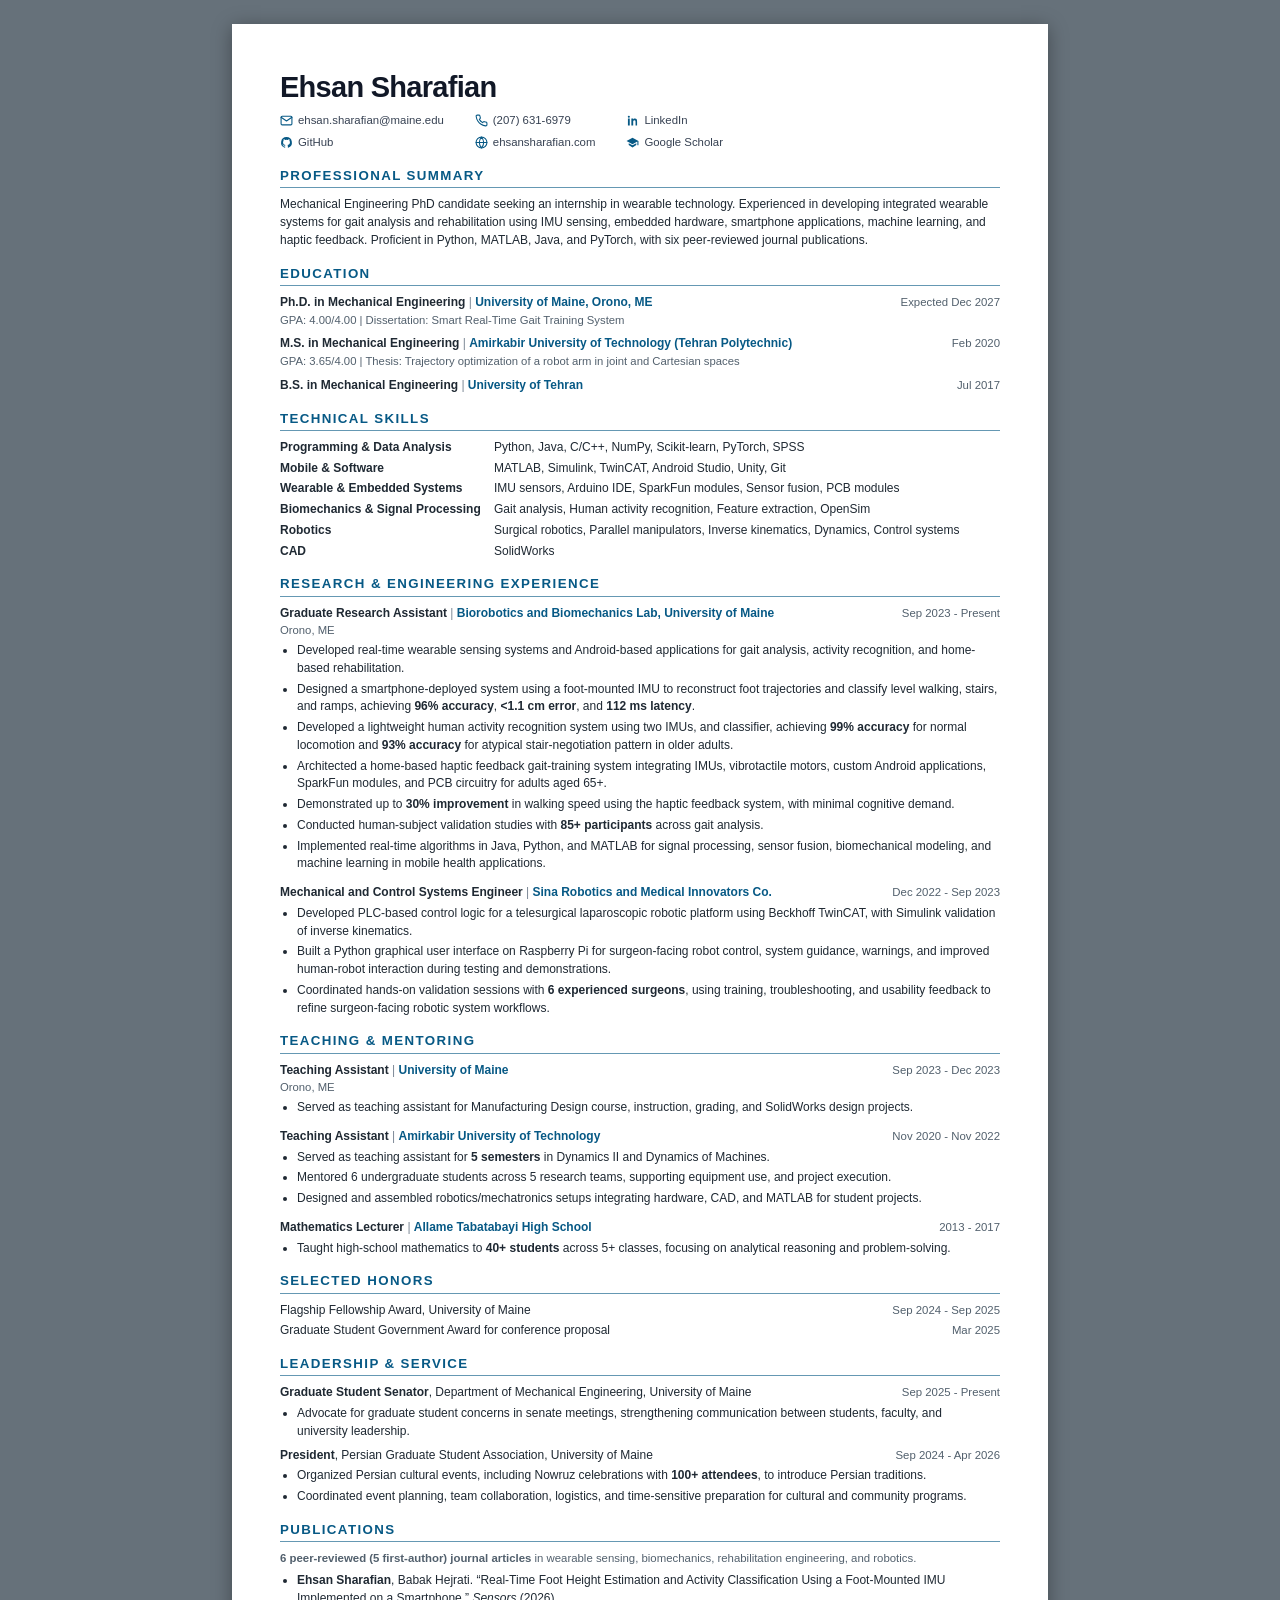
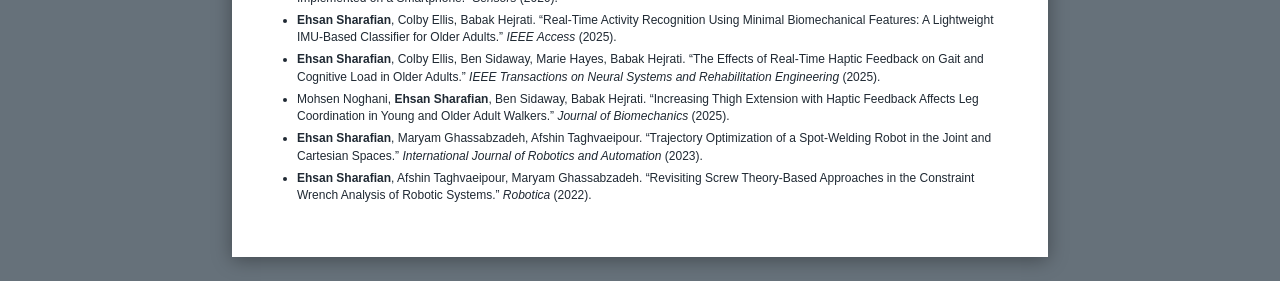
<file: resume/applications/2026/2026-09-05-a-b/index.html>
<!doctype html>
<html lang="en">
<head>
  <meta charset="utf-8">
  <meta name="viewport" content="width=device-width, initial-scale=1">
  <meta name="generator" content="Ehsan's YAML resume renderer">
<meta name="application-company" content="A"><meta name="application-role" content="B">  <title>Ehsan Sharafian - Resume - B</title>
  <style>
:root {
  --ink: #1f2933;
  --muted: #52606d;
  --accent: #075985;
  --accent-soft: #7aa7be;
  --paper: #ffffff;
  --canvas: #66717a;
}

* {
  box-sizing: border-box;
}

html,
body {
  margin: 0;
  padding: 0;
}

body {
  background: var(--canvas);
  color: var(--ink);
  font-family: Aptos, "Segoe UI", Arial, sans-serif;
  font-size: 12px;
  line-height: 1.48;
  padding: 24px 0;
  -webkit-font-smoothing: antialiased;
}

.resume {
  background: var(--paper);
  box-shadow: 0 3px 18px rgb(0 0 0 / 35%);
  margin: 0 auto;
  padding: 0.5in;
  width: 8.5in;
}

.resume-header {
  margin-bottom: 16px;
}

h1 {
  color: #111827;
  font-size: 29px;
  font-weight: 750;
  letter-spacing: -0.025em;
  line-height: 1.08;
  margin: 0;
}

.contact-grid {
  margin-top: 9px;
  display: grid;
  grid-template-columns: repeat(3, max-content);
  column-gap: 31px;
  row-gap: 5px;
}

.contact-item {
  align-items: center;
  color: #364152;
  display: inline-flex;
  font-size: 11.4px;
  gap: 5px;
  text-decoration: none;
}

.contact-icon {
  color: var(--accent);
  display: inline-flex;
  height: 13px;
  width: 13px;
}

.contact-icon svg {
  fill: none;
  height: 100%;
  stroke: currentColor;
  stroke-linecap: round;
  stroke-linejoin: round;
  stroke-width: 2;
  width: 100%;
}

.contact-icon svg.filled {
  fill: currentColor;
  stroke: none;
}

section {
  margin-bottom: 15px;
}

section:last-child {
  margin-bottom: 0;
}

h2 {
  border-bottom: 1.6px solid color-mix(in srgb, var(--accent) 62%, transparent);
  break-after: avoid;
  color: var(--accent);
  font-size: 13.3px;
  font-weight: 750;
  letter-spacing: 0.105em;
  line-height: 1.3;
  margin: 0 0 8px;
  padding-bottom: 3px;
  text-transform: uppercase;
}

p {
  margin: 0;
}

.summary {
  text-wrap: pretty;
}

.entry {
  break-inside: avoid;
  margin-bottom: 7px;
}

.entry:last-child {
  margin-bottom: 0;
}

.entry-heading,
.dated-row {
  align-items: baseline;
  display: grid;
  gap: 15px;
  grid-template-columns: minmax(0, 1fr) 134px;
}

.organization {
  color: var(--accent);
  font-weight: 550;
}

.separator {
  color: #7b8794;
}

.date {
  color: var(--muted);
  font-size: 11.4px;
  text-align: right;
  white-space: nowrap;
}

.supporting,
.location {
  color: var(--muted);
  font-size: 11.3px;
}

.skills-section {
  break-inside: avoid;
}

.skill-row {
  display: grid;
  gap: 8px;
  grid-template-columns: 206px minmax(0, 1fr);
  margin-bottom: 3px;
}

.skill-row:last-child {
  margin-bottom: 0;
}

.experience-entry {
  break-inside: avoid;
  margin-bottom: 11px;
}

.experience-entry:first-of-type {
  break-inside: auto;
}

.experience-entry:last-child {
  margin-bottom: 0;
}

ul {
  margin: 3px 0 0;
  padding-left: 17px;
}

li {
  margin-bottom: 3px;
  text-wrap: pretty;
}

li:last-child {
  margin-bottom: 0;
}

.dated-row {
  margin-bottom: 3px;
}

.dated-row:last-child {
  margin-bottom: 0;
}

.publication-summary {
  color: var(--muted);
  font-size: 11.4px;
  margin-bottom: 5px;
}

.publications-section li {
  margin-bottom: 4px;
}

a:hover {
  text-decoration: underline;
}

@page {
  margin: 0.5in;
  size: letter;
}

@media print {
  :root {
    --ink: #0b0f14;
    --muted: #27313a;
    --accent: #004f73;
    --canvas: #ffffff;
  }

  html,
  body {
    background: #ffffff;
    color: var(--ink);
    margin: 0;
    padding: 0;
    print-color-adjust: exact;
    -webkit-print-color-adjust: exact;
  }

  h1 {
    color: #000000;
  }

  .contact-item {
    color: #1f2933;
  }

  .separator {
    color: #374151;
  }

  .resume {
    box-shadow: none;
    margin: 0;
    padding: 0;
    width: auto;
  }

  a {
    color: inherit;
  }
}

.leadership-entry {
  break-inside: avoid;
  margin-bottom: 6px;
}

.leadership-entry:last-child {
  margin-bottom: 0;
}

.leadership-entry ul {
  margin-top: 2px;
}

  </style>
</head>
<body>

  <main class="resume">
    <header class="resume-header">
      <h1>Ehsan Sharafian</h1>
      <div class="contact-grid">
          <a class="contact-item" href="mailto:ehsan.sharafian@maine.edu" target="_blank" rel="noopener noreferrer">
            <span class="contact-icon">      <svg viewBox="0 0 24 24" aria-hidden="true"><rect x="2" y="4" width="20" height="16" rx="2"></rect><path d="M2 6l10 7 10-7"></path></svg>
</span>
            <span>ehsan.sharafian@maine.edu</span>
          </a>
          <a class="contact-item" href="tel:+12076316979" target="_blank" rel="noopener noreferrer">
            <span class="contact-icon">      <svg viewBox="0 0 24 24" aria-hidden="true"><path d="M22 16.92v3a2 2 0 0 1-2.18 2 19.79 19.79 0 0 1-8.63-3.07 19.5 19.5 0 0 1-6-6 19.79 19.79 0 0 1-3.07-8.67A2 2 0 0 1 4.11 2h3a2 2 0 0 1 2 1.72c.13.96.36 1.9.68 2.81a2 2 0 0 1-.45 2.11L8.09 9.91a16 16 0 0 0 6 6l1.27-1.27a2 2 0 0 1 2.11-.45c.91.32 1.85.55 2.81.68A2 2 0 0 1 22 16.92z"></path></svg>
</span>
            <span>(207) 631-6979</span>
          </a>
          <a class="contact-item" href="https://linkedin.com/in/ehsan-sharafian-m" target="_blank" rel="noopener noreferrer">
            <span class="contact-icon">      <svg viewBox="0 0 24 24" aria-hidden="true" class="filled"><path d="M6.94 8.5H3.56V21h3.38V8.5zM5.25 3a1.96 1.96 0 1 0 0 3.92 1.96 1.96 0 0 0 0-3.92zM21 21h-3.37v-6.06c0-1.45-.03-3.31-2.02-3.31-2.02 0-2.33 1.58-2.33 3.2V21H9.9V8.5h3.24v1.71h.05c.45-.85 1.56-1.75 3.21-1.75 3.43 0 4.06 2.26 4.06 5.2V21z"></path></svg>
</span>
            <span>LinkedIn</span>
          </a>
          <a class="contact-item" href="https://github.com/ehsansharafianm" target="_blank" rel="noopener noreferrer">
            <span class="contact-icon">      <svg viewBox="0 0 24 24" aria-hidden="true" class="filled"><path d="M12 2a10 10 0 0 0-3.16 19.49c.5.09.68-.22.68-.48v-1.7c-2.78.6-3.37-1.34-3.37-1.34-.46-1.16-1.11-1.47-1.11-1.47-.91-.62.07-.61.07-.61 1 .07 1.53 1.03 1.53 1.03.89 1.52 2.34 1.08 2.91.83.09-.65.35-1.09.63-1.34-2.22-.25-4.56-1.11-4.56-4.95 0-1.09.39-1.99 1.03-2.69-.1-.25-.45-1.27.1-2.64 0 0 .84-.27 2.75 1.03a9.5 9.5 0 0 1 5 0c1.9-1.3 2.75-1.03 2.75-1.03.55 1.37.2 2.39.1 2.64.64.7 1.03 1.6 1.03 2.69 0 3.85-2.34 4.7-4.57 4.94.36.31.68.92.68 1.85v2.74c0 .27.18.58.69.48A10 10 0 0 0 12 2z"></path></svg>
</span>
            <span>GitHub</span>
          </a>
          <a class="contact-item" href="https://ehsansharafian.com" target="_blank" rel="noopener noreferrer">
            <span class="contact-icon">      <svg viewBox="0 0 24 24" aria-hidden="true"><circle cx="12" cy="12" r="10"></circle><path d="M2 12h20M12 2a15.3 15.3 0 0 1 4 10 15.3 15.3 0 0 1-4 10 15.3 15.3 0 0 1-4-10 15.3 15.3 0 0 1 4-10z"></path></svg>
</span>
            <span>ehsansharafian.com</span>
          </a>
          <a class="contact-item" href="https://scholar.google.com/citations?user=IF_W5kkAAAAJ&hl=en&oi=ao" target="_blank" rel="noopener noreferrer">
            <span class="contact-icon">      <svg viewBox="0 0 24 24" aria-hidden="true" class="filled"><path d="M12 3 1 9l11 6 9-4.91V17h2V9L12 3z"></path><path d="M5 13.18v3.64L12 21l7-4.18v-3.64L12 17l-7-3.82z"></path></svg>
</span>
            <span>Google Scholar</span>
          </a>
      </div>
    </header>

    <section>
      <h2>Professional Summary</h2>
      <p class="summary">Mechanical Engineering PhD candidate seeking an internship in  wearable technology.
 Experienced in developing integrated wearable systems for gait analysis and rehabilitation using IMU sensing, embedded hardware, smartphone applications, 
 machine learning, and haptic feedback. Proficient in Python, MATLAB, Java, and PyTorch, with six peer-reviewed journal publications.</p>
    </section>

    <section>
      <h2>Education</h2>
        <article class="entry compact-entry">
          <div class="entry-heading">
            <div><strong>Ph.D. in Mechanical Engineering</strong><span class="separator"> | </span><span class="organization">University of Maine, Orono, ME</span></div>
            <div class="date">Expected Dec 2027</div>
          </div>
<div class="supporting">GPA: 4.00/4.00 | Dissertation: Smart Real-Time Gait Training System</div>        </article>
        <article class="entry compact-entry">
          <div class="entry-heading">
            <div><strong>M.S. in Mechanical Engineering</strong><span class="separator"> | </span><span class="organization">Amirkabir University of Technology (Tehran Polytechnic)</span></div>
            <div class="date">Feb 2020</div>
          </div>
<div class="supporting">GPA: 3.65/4.00 | Thesis: Trajectory optimization of a robot arm in joint and Cartesian spaces</div>        </article>
        <article class="entry compact-entry">
          <div class="entry-heading">
            <div><strong>B.S. in Mechanical Engineering</strong><span class="separator"> | </span><span class="organization">University of Tehran</span></div>
            <div class="date">Jul 2017</div>
          </div>
        </article>
    </section>

    <section class="skills-section">
      <h2>Technical Skills</h2>
        <div class="skill-row">
          <strong>Programming & Data Analysis</strong>
          <span>Python, Java, C/C++, NumPy, Scikit-learn, PyTorch, SPSS</span>
        </div>
        <div class="skill-row">
          <strong>Mobile & Software</strong>
          <span>MATLAB, Simulink, TwinCAT, Android Studio, Unity, Git</span>
        </div>
        <div class="skill-row">
          <strong>Wearable & Embedded Systems</strong>
          <span>IMU sensors, Arduino IDE, SparkFun modules, Sensor fusion, PCB modules</span>
        </div>
        <div class="skill-row">
          <strong>Biomechanics & Signal Processing</strong>
          <span>Gait analysis, Human activity recognition, Feature extraction, OpenSim</span>
        </div>
        <div class="skill-row">
          <strong>Robotics</strong>
          <span>Surgical robotics, Parallel manipulators, Inverse kinematics, Dynamics, Control systems</span>
        </div>
        <div class="skill-row">
          <strong>CAD</strong>
          <span>SolidWorks</span>
        </div>
    </section>

    <section>
      <h2>Research &amp; Engineering Experience</h2>
        <article class="experience-entry">
          <div class="entry-heading">
            <div><strong>Graduate Research Assistant</strong><span class="separator"> | </span><span class="organization">Biorobotics and Biomechanics Lab, University of Maine</span></div>
            <div class="date">Sep 2023 - Present</div>
          </div>
<div class="location">Orono, ME</div>          <ul>
              <li>Developed real-time wearable sensing systems and Android-based applications for gait analysis, activity recognition, and home-based rehabilitation.</li>
              <li>Designed a smartphone-deployed system using a foot-mounted IMU to reconstruct foot trajectories and classify level walking, stairs, and ramps, achieving <strong>96% accuracy</strong>, <strong>&lt;1.1 cm error</strong>, and <strong>112 ms latency</strong>.</li>
              <li>Developed a lightweight human activity recognition system using two IMUs, and classifier, achieving <strong>99% accuracy</strong> for normal locomotion and <strong>93% accuracy</strong> for atypical stair-negotiation pattern in older adults.</li>
              <li>Architected a home-based haptic feedback gait-training system integrating IMUs, vibrotactile motors, custom Android applications, SparkFun modules, and PCB circuitry for adults aged 65+.</li>
              <li>Demonstrated up to <strong>30% improvement</strong> in walking speed using the haptic feedback  system, with minimal cognitive demand.</li>
              <li>Conducted human-subject validation studies with <strong>85+ participants</strong> across gait analysis.</li>
              <li>Implemented real-time algorithms in Java, Python, and MATLAB for signal processing, sensor fusion, biomechanical modeling, and machine learning in mobile health applications.</li>
          </ul>
        </article>
        <article class="experience-entry">
          <div class="entry-heading">
            <div><strong>Mechanical and Control Systems Engineer</strong><span class="separator"> | </span><span class="organization">Sina Robotics and Medical Innovators Co.</span></div>
            <div class="date">Dec 2022 - Sep 2023</div>
          </div>
          <ul>
              <li>Developed PLC-based control logic for a telesurgical laparoscopic robotic platform using Beckhoff TwinCAT, with Simulink validation of inverse kinematics.</li>
              <li>Built a Python graphical user interface on Raspberry Pi for surgeon-facing robot control, system guidance, warnings, and improved human-robot interaction during testing and demonstrations.</li>
              <li>Coordinated hands-on validation sessions with <strong>6 experienced surgeons</strong>, using training, troubleshooting, and usability feedback to refine surgeon-facing robotic system workflows.</li>
          </ul>
        </article>
    </section>

    <section>
      <h2>Teaching &amp; Mentoring</h2>
        <article class="experience-entry">
          <div class="entry-heading">
            <div><strong>Teaching Assistant</strong><span class="separator"> | </span><span class="organization">University of Maine</span></div>
            <div class="date">Sep 2023 - Dec 2023</div>
          </div>
<div class="location">Orono, ME</div>          <ul>
              <li>Served as teaching assistant for Manufacturing Design course, instruction, grading, and SolidWorks design projects.</li>
          </ul>
        </article>
        <article class="experience-entry">
          <div class="entry-heading">
            <div><strong>Teaching Assistant</strong><span class="separator"> | </span><span class="organization">Amirkabir University of Technology</span></div>
            <div class="date">Nov 2020 - Nov 2022</div>
          </div>
          <ul>
              <li>Served as teaching assistant for <strong>5 semesters</strong> in Dynamics II and Dynamics of Machines.</li>
              <li>Mentored 6 undergraduate students across 5 research teams, supporting equipment use, and project execution.</li>
              <li>Designed and assembled robotics/mechatronics setups integrating hardware, CAD, and MATLAB for student projects.</li>
          </ul>
        </article>
        <article class="experience-entry">
          <div class="entry-heading">
            <div><strong>Mathematics Lecturer</strong><span class="separator"> | </span><span class="organization">Allame Tabatabayi High School</span></div>
            <div class="date">2013 - 2017</div>
          </div>
          <ul>
              <li>Taught high-school mathematics to <strong>40+ students</strong> across 5+ classes, focusing on analytical reasoning and problem-solving.</li>
          </ul>
        </article>
    </section>

    <section>
      <h2>Selected Honors</h2>
        <div class="dated-row">
          <span>Flagship Fellowship Award, University of Maine</span>
          <span class="date">Sep 2024 - Sep 2025</span>
        </div>
        <div class="dated-row">
          <span>Graduate Student Government Award for conference proposal</span>
          <span class="date">Mar 2025</span>
        </div>
    </section>

    <section>
      <h2>Leadership &amp; Service</h2>

        <div class="leadership-entry">
          <div class="dated-row">
            <span>
              <strong>Graduate Student Senator</strong>, Department of Mechanical Engineering, University of Maine
            </span>
            <span class="date">Sep 2025 - Present</span>
          </div>

            <ul>
                <li>Advocate for graduate student concerns in senate meetings, strengthening communication between students, faculty, and university leadership.</li>
            </ul>
        </div>
        <div class="leadership-entry">
          <div class="dated-row">
            <span>
              <strong>President</strong>, Persian Graduate Student Association, University of Maine
            </span>
            <span class="date">Sep 2024 - Apr 2026</span>
          </div>

            <ul>
                <li>Organized Persian cultural events, including Nowruz celebrations with <strong>100+ attendees</strong>, to introduce Persian traditions.</li>
                <li>Coordinated event planning, team collaboration, logistics, and time-sensitive preparation for cultural and community programs.</li>
            </ul>
        </div>
    </section>

    <section class="publications-section">
      <h2>Publications</h2>
      <p class="publication-summary"><strong>6 peer-reviewed (5 first-author) journal articles</strong> in wearable sensing, biomechanics, rehabilitation engineering, and robotics.</p>
      <ul>
          <li><strong>Ehsan Sharafian</strong>, Babak Hejrati. &ldquo;Real-Time Foot Height Estimation and Activity Classification Using a Foot-Mounted IMU Implemented on a Smartphone.&rdquo; <em>Sensors</em> (2026).</li>
          <li><strong>Ehsan Sharafian</strong>, Colby Ellis, Babak Hejrati. &ldquo;Real-Time Activity Recognition Using Minimal Biomechanical Features: A Lightweight IMU-Based Classifier for Older Adults.&rdquo; <em>IEEE Access</em> (2025).</li>
          <li><strong>Ehsan Sharafian</strong>, Colby Ellis, Ben Sidaway, Marie Hayes, Babak Hejrati. &ldquo;The Effects of Real-Time Haptic Feedback on Gait and Cognitive Load in Older Adults.&rdquo; <em>IEEE Transactions on Neural Systems and Rehabilitation Engineering</em> (2025).</li>
          <li>Mohsen Noghani, <strong>Ehsan Sharafian</strong>, Ben Sidaway, Babak Hejrati. &ldquo;Increasing Thigh Extension with Haptic Feedback Affects Leg Coordination in Young and Older Adult Walkers.&rdquo; <em>Journal of Biomechanics</em> (2025).</li>
          <li><strong>Ehsan Sharafian</strong>, Maryam Ghassabzadeh, Afshin Taghvaeipour. &ldquo;Trajectory Optimization of a Spot-Welding Robot in the Joint and Cartesian Spaces.&rdquo; <em>International Journal of Robotics and Automation</em> (2023).</li>
          <li><strong>Ehsan Sharafian</strong>, Afshin Taghvaeipour, Maryam Ghassabzadeh. &ldquo;Revisiting Screw Theory-Based Approaches in the Constraint Wrench Analysis of Robotic Systems.&rdquo; <em>Robotica</em> (2022).</li>
      </ul>
    </section>
  </main>
</body>
</html>
</file>
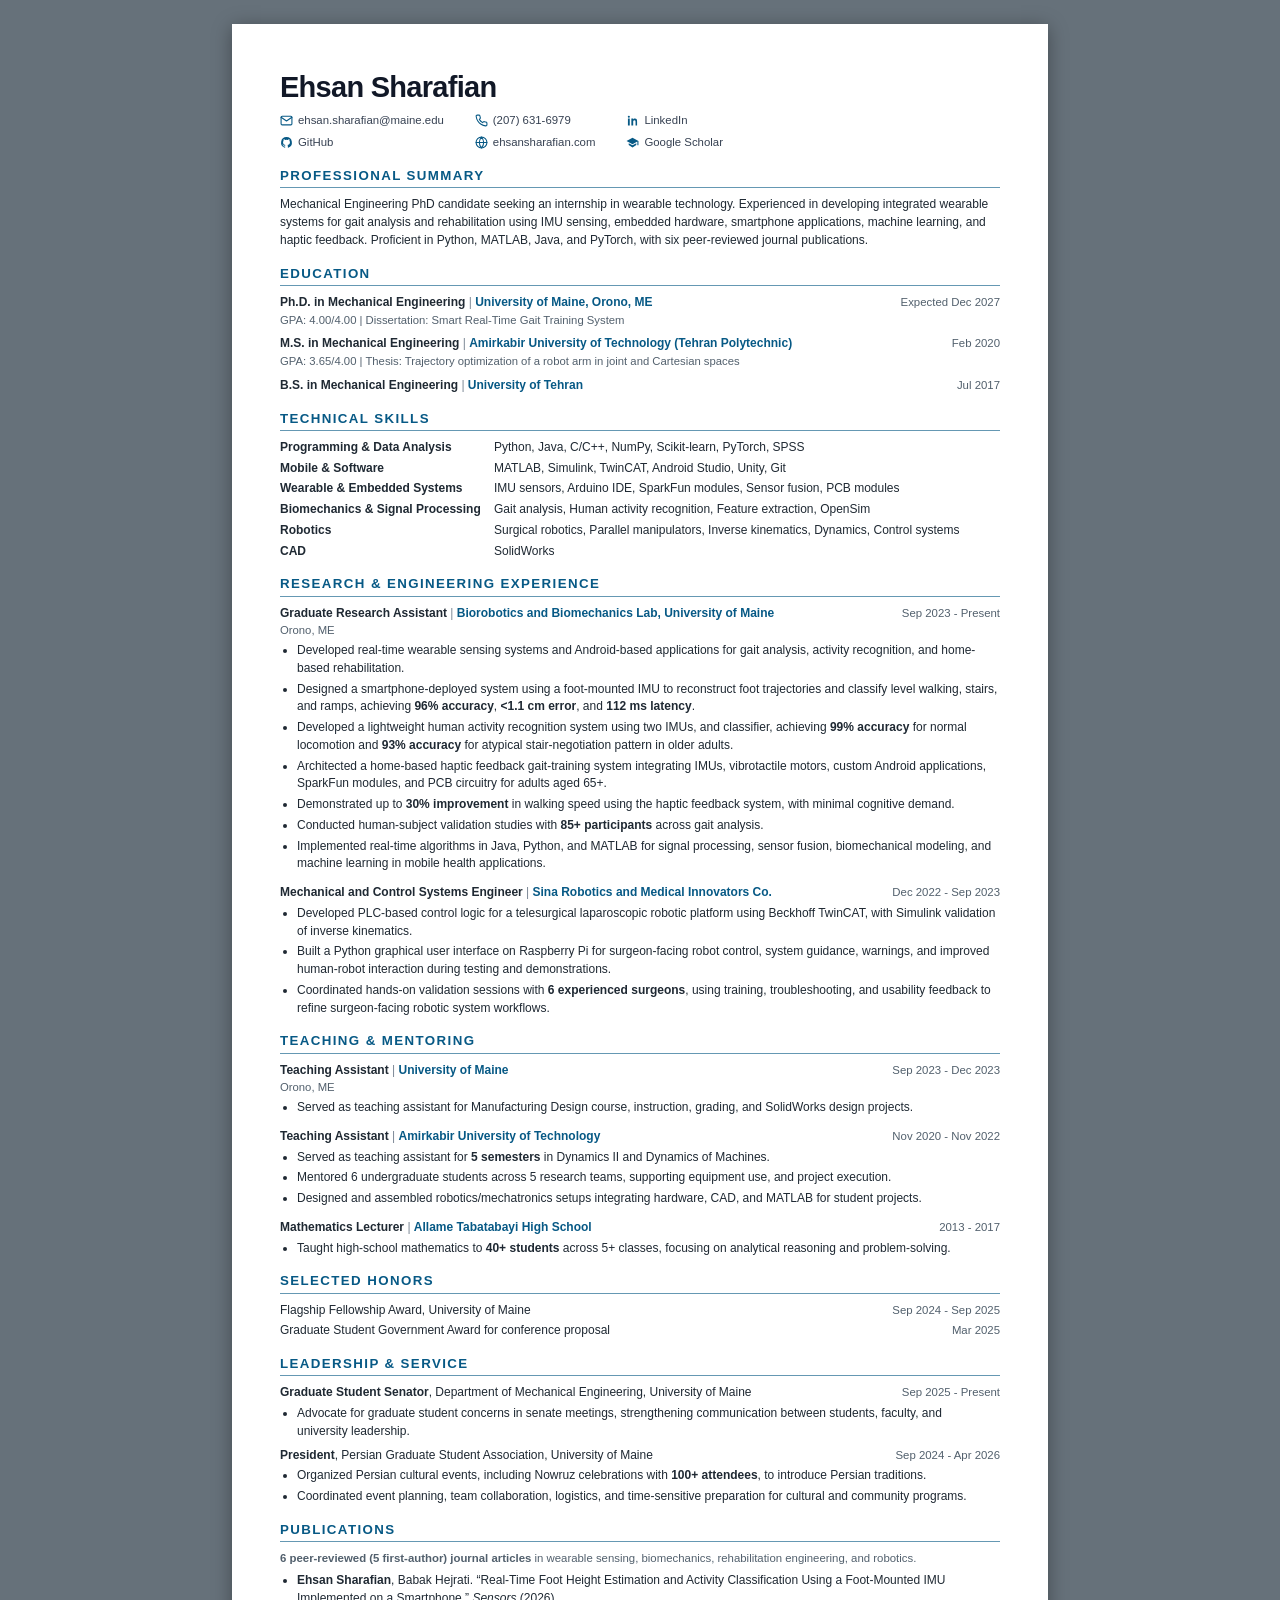
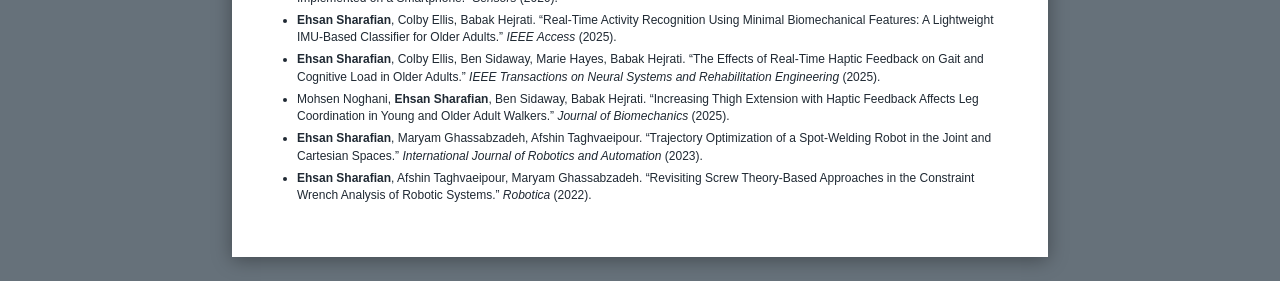
<file: resume/applications/2026/2026-09-05-robotics-bahar-aaa/index.html>
<!doctype html>
<html lang="en">
<head>
  <meta charset="utf-8">
  <meta name="viewport" content="width=device-width, initial-scale=1">
  <meta name="generator" content="Ehsan's YAML resume renderer">
<meta name="application-company" content="bahar"><meta name="application-role" content="aaa">  <title>Ehsan Sharafian - Resume - aaa</title>
  <style>
:root {
  --ink: #1f2933;
  --muted: #52606d;
  --accent: #075985;
  --accent-soft: #7aa7be;
  --paper: #ffffff;
  --canvas: #66717a;
}

* {
  box-sizing: border-box;
}

html,
body {
  margin: 0;
  padding: 0;
}

body {
  background: var(--canvas);
  color: var(--ink);
  font-family: Aptos, "Segoe UI", Arial, sans-serif;
  font-size: 12px;
  line-height: 1.48;
  padding: 24px 0;
  -webkit-font-smoothing: antialiased;
}

.resume {
  background: var(--paper);
  box-shadow: 0 3px 18px rgb(0 0 0 / 35%);
  margin: 0 auto;
  padding: 0.5in;
  width: 8.5in;
}

.resume-header {
  margin-bottom: 16px;
}

h1 {
  color: #111827;
  font-size: 29px;
  font-weight: 750;
  letter-spacing: -0.025em;
  line-height: 1.08;
  margin: 0;
}

.contact-grid {
  margin-top: 9px;
  display: grid;
  grid-template-columns: repeat(3, max-content);
  column-gap: 31px;
  row-gap: 5px;
}

.contact-item {
  align-items: center;
  color: #364152;
  display: inline-flex;
  font-size: 11.4px;
  gap: 5px;
  text-decoration: none;
}

.contact-icon {
  color: var(--accent);
  display: inline-flex;
  height: 13px;
  width: 13px;
}

.contact-icon svg {
  fill: none;
  height: 100%;
  stroke: currentColor;
  stroke-linecap: round;
  stroke-linejoin: round;
  stroke-width: 2;
  width: 100%;
}

.contact-icon svg.filled {
  fill: currentColor;
  stroke: none;
}

section {
  margin-bottom: 15px;
}

section:last-child {
  margin-bottom: 0;
}

h2 {
  border-bottom: 1.6px solid color-mix(in srgb, var(--accent) 62%, transparent);
  break-after: avoid;
  color: var(--accent);
  font-size: 13.3px;
  font-weight: 750;
  letter-spacing: 0.105em;
  line-height: 1.3;
  margin: 0 0 8px;
  padding-bottom: 3px;
  text-transform: uppercase;
}

p {
  margin: 0;
}

.summary {
  text-wrap: pretty;
}

.entry {
  break-inside: avoid;
  margin-bottom: 7px;
}

.entry:last-child {
  margin-bottom: 0;
}

.entry-heading,
.dated-row {
  align-items: baseline;
  display: grid;
  gap: 15px;
  grid-template-columns: minmax(0, 1fr) 134px;
}

.organization {
  color: var(--accent);
  font-weight: 550;
}

.separator {
  color: #7b8794;
}

.date {
  color: var(--muted);
  font-size: 11.4px;
  text-align: right;
  white-space: nowrap;
}

.supporting,
.location {
  color: var(--muted);
  font-size: 11.3px;
}

.skills-section {
  break-inside: avoid;
}

.skill-row {
  display: grid;
  gap: 8px;
  grid-template-columns: 206px minmax(0, 1fr);
  margin-bottom: 3px;
}

.skill-row:last-child {
  margin-bottom: 0;
}

.experience-entry {
  break-inside: avoid;
  margin-bottom: 11px;
}

.experience-entry:first-of-type {
  break-inside: auto;
}

.experience-entry:last-child {
  margin-bottom: 0;
}

ul {
  margin: 3px 0 0;
  padding-left: 17px;
}

li {
  margin-bottom: 3px;
  text-wrap: pretty;
}

li:last-child {
  margin-bottom: 0;
}

.dated-row {
  margin-bottom: 3px;
}

.dated-row:last-child {
  margin-bottom: 0;
}

.publication-summary {
  color: var(--muted);
  font-size: 11.4px;
  margin-bottom: 5px;
}

.publications-section li {
  margin-bottom: 4px;
}

a:hover {
  text-decoration: underline;
}

@page {
  margin: 0.5in;
  size: letter;
}

@media print {
  :root {
    --ink: #0b0f14;
    --muted: #27313a;
    --accent: #004f73;
    --canvas: #ffffff;
  }

  html,
  body {
    background: #ffffff;
    color: var(--ink);
    margin: 0;
    padding: 0;
    print-color-adjust: exact;
    -webkit-print-color-adjust: exact;
  }

  h1 {
    color: #000000;
  }

  .contact-item {
    color: #1f2933;
  }

  .separator {
    color: #374151;
  }

  .resume {
    box-shadow: none;
    margin: 0;
    padding: 0;
    width: auto;
  }

  a {
    color: inherit;
  }
}

.leadership-entry {
  break-inside: avoid;
  margin-bottom: 6px;
}

.leadership-entry:last-child {
  margin-bottom: 0;
}

.leadership-entry ul {
  margin-top: 2px;
}

  </style>
</head>
<body>

  <main class="resume">
    <header class="resume-header">
      <h1>Ehsan Sharafian</h1>
      <div class="contact-grid">
          <a class="contact-item" href="mailto:ehsan.sharafian@maine.edu" target="_blank" rel="noopener noreferrer">
            <span class="contact-icon">      <svg viewBox="0 0 24 24" aria-hidden="true"><rect x="2" y="4" width="20" height="16" rx="2"></rect><path d="M2 6l10 7 10-7"></path></svg>
</span>
            <span>ehsan.sharafian@maine.edu</span>
          </a>
          <a class="contact-item" href="tel:+12076316979" target="_blank" rel="noopener noreferrer">
            <span class="contact-icon">      <svg viewBox="0 0 24 24" aria-hidden="true"><path d="M22 16.92v3a2 2 0 0 1-2.18 2 19.79 19.79 0 0 1-8.63-3.07 19.5 19.5 0 0 1-6-6 19.79 19.79 0 0 1-3.07-8.67A2 2 0 0 1 4.11 2h3a2 2 0 0 1 2 1.72c.13.96.36 1.9.68 2.81a2 2 0 0 1-.45 2.11L8.09 9.91a16 16 0 0 0 6 6l1.27-1.27a2 2 0 0 1 2.11-.45c.91.32 1.85.55 2.81.68A2 2 0 0 1 22 16.92z"></path></svg>
</span>
            <span>(207) 631-6979</span>
          </a>
          <a class="contact-item" href="https://linkedin.com/in/ehsan-sharafian-m" target="_blank" rel="noopener noreferrer">
            <span class="contact-icon">      <svg viewBox="0 0 24 24" aria-hidden="true" class="filled"><path d="M6.94 8.5H3.56V21h3.38V8.5zM5.25 3a1.96 1.96 0 1 0 0 3.92 1.96 1.96 0 0 0 0-3.92zM21 21h-3.37v-6.06c0-1.45-.03-3.31-2.02-3.31-2.02 0-2.33 1.58-2.33 3.2V21H9.9V8.5h3.24v1.71h.05c.45-.85 1.56-1.75 3.21-1.75 3.43 0 4.06 2.26 4.06 5.2V21z"></path></svg>
</span>
            <span>LinkedIn</span>
          </a>
          <a class="contact-item" href="https://github.com/ehsansharafianm" target="_blank" rel="noopener noreferrer">
            <span class="contact-icon">      <svg viewBox="0 0 24 24" aria-hidden="true" class="filled"><path d="M12 2a10 10 0 0 0-3.16 19.49c.5.09.68-.22.68-.48v-1.7c-2.78.6-3.37-1.34-3.37-1.34-.46-1.16-1.11-1.47-1.11-1.47-.91-.62.07-.61.07-.61 1 .07 1.53 1.03 1.53 1.03.89 1.52 2.34 1.08 2.91.83.09-.65.35-1.09.63-1.34-2.22-.25-4.56-1.11-4.56-4.95 0-1.09.39-1.99 1.03-2.69-.1-.25-.45-1.27.1-2.64 0 0 .84-.27 2.75 1.03a9.5 9.5 0 0 1 5 0c1.9-1.3 2.75-1.03 2.75-1.03.55 1.37.2 2.39.1 2.64.64.7 1.03 1.6 1.03 2.69 0 3.85-2.34 4.7-4.57 4.94.36.31.68.92.68 1.85v2.74c0 .27.18.58.69.48A10 10 0 0 0 12 2z"></path></svg>
</span>
            <span>GitHub</span>
          </a>
          <a class="contact-item" href="https://ehsansharafian.com" target="_blank" rel="noopener noreferrer">
            <span class="contact-icon">      <svg viewBox="0 0 24 24" aria-hidden="true"><circle cx="12" cy="12" r="10"></circle><path d="M2 12h20M12 2a15.3 15.3 0 0 1 4 10 15.3 15.3 0 0 1-4 10 15.3 15.3 0 0 1-4-10 15.3 15.3 0 0 1 4-10z"></path></svg>
</span>
            <span>ehsansharafian.com</span>
          </a>
          <a class="contact-item" href="https://scholar.google.com/citations?user=IF_W5kkAAAAJ&hl=en&oi=ao" target="_blank" rel="noopener noreferrer">
            <span class="contact-icon">      <svg viewBox="0 0 24 24" aria-hidden="true" class="filled"><path d="M12 3 1 9l11 6 9-4.91V17h2V9L12 3z"></path><path d="M5 13.18v3.64L12 21l7-4.18v-3.64L12 17l-7-3.82z"></path></svg>
</span>
            <span>Google Scholar</span>
          </a>
      </div>
    </header>

    <section>
      <h2>Professional Summary</h2>
      <p class="summary">Mechanical Engineering PhD candidate seeking an internship in  wearable technology.
 Experienced in developing integrated wearable systems for gait analysis and rehabilitation using IMU sensing, embedded hardware, smartphone applications, 
 machine learning, and haptic feedback. Proficient in Python, MATLAB, Java, and PyTorch, with six peer-reviewed journal publications.</p>
    </section>

    <section>
      <h2>Education</h2>
        <article class="entry compact-entry">
          <div class="entry-heading">
            <div><strong>Ph.D. in Mechanical Engineering</strong><span class="separator"> | </span><span class="organization">University of Maine, Orono, ME</span></div>
            <div class="date">Expected Dec 2027</div>
          </div>
<div class="supporting">GPA: 4.00/4.00 | Dissertation: Smart Real-Time Gait Training System</div>        </article>
        <article class="entry compact-entry">
          <div class="entry-heading">
            <div><strong>M.S. in Mechanical Engineering</strong><span class="separator"> | </span><span class="organization">Amirkabir University of Technology (Tehran Polytechnic)</span></div>
            <div class="date">Feb 2020</div>
          </div>
<div class="supporting">GPA: 3.65/4.00 | Thesis: Trajectory optimization of a robot arm in joint and Cartesian spaces</div>        </article>
        <article class="entry compact-entry">
          <div class="entry-heading">
            <div><strong>B.S. in Mechanical Engineering</strong><span class="separator"> | </span><span class="organization">University of Tehran</span></div>
            <div class="date">Jul 2017</div>
          </div>
        </article>
    </section>

    <section class="skills-section">
      <h2>Technical Skills</h2>
        <div class="skill-row">
          <strong>Programming & Data Analysis</strong>
          <span>Python, Java, C/C++, NumPy, Scikit-learn, PyTorch, SPSS</span>
        </div>
        <div class="skill-row">
          <strong>Mobile & Software</strong>
          <span>MATLAB, Simulink, TwinCAT, Android Studio, Unity, Git</span>
        </div>
        <div class="skill-row">
          <strong>Wearable & Embedded Systems</strong>
          <span>IMU sensors, Arduino IDE, SparkFun modules, Sensor fusion, PCB modules</span>
        </div>
        <div class="skill-row">
          <strong>Biomechanics & Signal Processing</strong>
          <span>Gait analysis, Human activity recognition, Feature extraction, OpenSim</span>
        </div>
        <div class="skill-row">
          <strong>Robotics</strong>
          <span>Surgical robotics, Parallel manipulators, Inverse kinematics, Dynamics, Control systems</span>
        </div>
        <div class="skill-row">
          <strong>CAD</strong>
          <span>SolidWorks</span>
        </div>
    </section>

    <section>
      <h2>Research &amp; Engineering Experience</h2>
        <article class="experience-entry">
          <div class="entry-heading">
            <div><strong>Graduate Research Assistant</strong><span class="separator"> | </span><span class="organization">Biorobotics and Biomechanics Lab, University of Maine</span></div>
            <div class="date">Sep 2023 - Present</div>
          </div>
<div class="location">Orono, ME</div>          <ul>
              <li>Developed real-time wearable sensing systems and Android-based applications for gait analysis, activity recognition, and home-based rehabilitation.</li>
              <li>Designed a smartphone-deployed system using a foot-mounted IMU to reconstruct foot trajectories and classify level walking, stairs, and ramps, achieving <strong>96% accuracy</strong>, <strong>&lt;1.1 cm error</strong>, and <strong>112 ms latency</strong>.</li>
              <li>Developed a lightweight human activity recognition system using two IMUs, and classifier, achieving <strong>99% accuracy</strong> for normal locomotion and <strong>93% accuracy</strong> for atypical stair-negotiation pattern in older adults.</li>
              <li>Architected a home-based haptic feedback gait-training system integrating IMUs, vibrotactile motors, custom Android applications, SparkFun modules, and PCB circuitry for adults aged 65+.</li>
              <li>Demonstrated up to <strong>30% improvement</strong> in walking speed using the haptic feedback  system, with minimal cognitive demand.</li>
              <li>Conducted human-subject validation studies with <strong>85+ participants</strong> across gait analysis.</li>
              <li>Implemented real-time algorithms in Java, Python, and MATLAB for signal processing, sensor fusion, biomechanical modeling, and machine learning in mobile health applications.</li>
          </ul>
        </article>
        <article class="experience-entry">
          <div class="entry-heading">
            <div><strong>Mechanical and Control Systems Engineer</strong><span class="separator"> | </span><span class="organization">Sina Robotics and Medical Innovators Co.</span></div>
            <div class="date">Dec 2022 - Sep 2023</div>
          </div>
          <ul>
              <li>Developed PLC-based control logic for a telesurgical laparoscopic robotic platform using Beckhoff TwinCAT, with Simulink validation of inverse kinematics.</li>
              <li>Built a Python graphical user interface on Raspberry Pi for surgeon-facing robot control, system guidance, warnings, and improved human-robot interaction during testing and demonstrations.</li>
              <li>Coordinated hands-on validation sessions with <strong>6 experienced surgeons</strong>, using training, troubleshooting, and usability feedback to refine surgeon-facing robotic system workflows.</li>
          </ul>
        </article>
    </section>

    <section>
      <h2>Teaching &amp; Mentoring</h2>
        <article class="experience-entry">
          <div class="entry-heading">
            <div><strong>Teaching Assistant</strong><span class="separator"> | </span><span class="organization">University of Maine</span></div>
            <div class="date">Sep 2023 - Dec 2023</div>
          </div>
<div class="location">Orono, ME</div>          <ul>
              <li>Served as teaching assistant for Manufacturing Design course, instruction, grading, and SolidWorks design projects.</li>
          </ul>
        </article>
        <article class="experience-entry">
          <div class="entry-heading">
            <div><strong>Teaching Assistant</strong><span class="separator"> | </span><span class="organization">Amirkabir University of Technology</span></div>
            <div class="date">Nov 2020 - Nov 2022</div>
          </div>
          <ul>
              <li>Served as teaching assistant for <strong>5 semesters</strong> in Dynamics II and Dynamics of Machines.</li>
              <li>Mentored 6 undergraduate students across 5 research teams, supporting equipment use, and project execution.</li>
              <li>Designed and assembled robotics/mechatronics setups integrating hardware, CAD, and MATLAB for student projects.</li>
          </ul>
        </article>
        <article class="experience-entry">
          <div class="entry-heading">
            <div><strong>Mathematics Lecturer</strong><span class="separator"> | </span><span class="organization">Allame Tabatabayi High School</span></div>
            <div class="date">2013 - 2017</div>
          </div>
          <ul>
              <li>Taught high-school mathematics to <strong>40+ students</strong> across 5+ classes, focusing on analytical reasoning and problem-solving.</li>
          </ul>
        </article>
    </section>

    <section>
      <h2>Selected Honors</h2>
        <div class="dated-row">
          <span>Flagship Fellowship Award, University of Maine</span>
          <span class="date">Sep 2024 - Sep 2025</span>
        </div>
        <div class="dated-row">
          <span>Graduate Student Government Award for conference proposal</span>
          <span class="date">Mar 2025</span>
        </div>
    </section>

    <section>
      <h2>Leadership &amp; Service</h2>

        <div class="leadership-entry">
          <div class="dated-row">
            <span>
              <strong>Graduate Student Senator</strong>, Department of Mechanical Engineering, University of Maine
            </span>
            <span class="date">Sep 2025 - Present</span>
          </div>

            <ul>
                <li>Advocate for graduate student concerns in senate meetings, strengthening communication between students, faculty, and university leadership.</li>
            </ul>
        </div>
        <div class="leadership-entry">
          <div class="dated-row">
            <span>
              <strong>President</strong>, Persian Graduate Student Association, University of Maine
            </span>
            <span class="date">Sep 2024 - Apr 2026</span>
          </div>

            <ul>
                <li>Organized Persian cultural events, including Nowruz celebrations with <strong>100+ attendees</strong>, to introduce Persian traditions.</li>
                <li>Coordinated event planning, team collaboration, logistics, and time-sensitive preparation for cultural and community programs.</li>
            </ul>
        </div>
    </section>

    <section class="publications-section">
      <h2>Publications</h2>
      <p class="publication-summary"><strong>6 peer-reviewed (5 first-author) journal articles</strong> in wearable sensing, biomechanics, rehabilitation engineering, and robotics.</p>
      <ul>
          <li><strong>Ehsan Sharafian</strong>, Babak Hejrati. &ldquo;Real-Time Foot Height Estimation and Activity Classification Using a Foot-Mounted IMU Implemented on a Smartphone.&rdquo; <em>Sensors</em> (2026).</li>
          <li><strong>Ehsan Sharafian</strong>, Colby Ellis, Babak Hejrati. &ldquo;Real-Time Activity Recognition Using Minimal Biomechanical Features: A Lightweight IMU-Based Classifier for Older Adults.&rdquo; <em>IEEE Access</em> (2025).</li>
          <li><strong>Ehsan Sharafian</strong>, Colby Ellis, Ben Sidaway, Marie Hayes, Babak Hejrati. &ldquo;The Effects of Real-Time Haptic Feedback on Gait and Cognitive Load in Older Adults.&rdquo; <em>IEEE Transactions on Neural Systems and Rehabilitation Engineering</em> (2025).</li>
          <li>Mohsen Noghani, <strong>Ehsan Sharafian</strong>, Ben Sidaway, Babak Hejrati. &ldquo;Increasing Thigh Extension with Haptic Feedback Affects Leg Coordination in Young and Older Adult Walkers.&rdquo; <em>Journal of Biomechanics</em> (2025).</li>
          <li><strong>Ehsan Sharafian</strong>, Maryam Ghassabzadeh, Afshin Taghvaeipour. &ldquo;Trajectory Optimization of a Spot-Welding Robot in the Joint and Cartesian Spaces.&rdquo; <em>International Journal of Robotics and Automation</em> (2023).</li>
          <li><strong>Ehsan Sharafian</strong>, Afshin Taghvaeipour, Maryam Ghassabzadeh. &ldquo;Revisiting Screw Theory-Based Approaches in the Constraint Wrench Analysis of Robotic Systems.&rdquo; <em>Robotica</em> (2022).</li>
      </ul>
    </section>
  </main>
</body>
</html>
</file>
